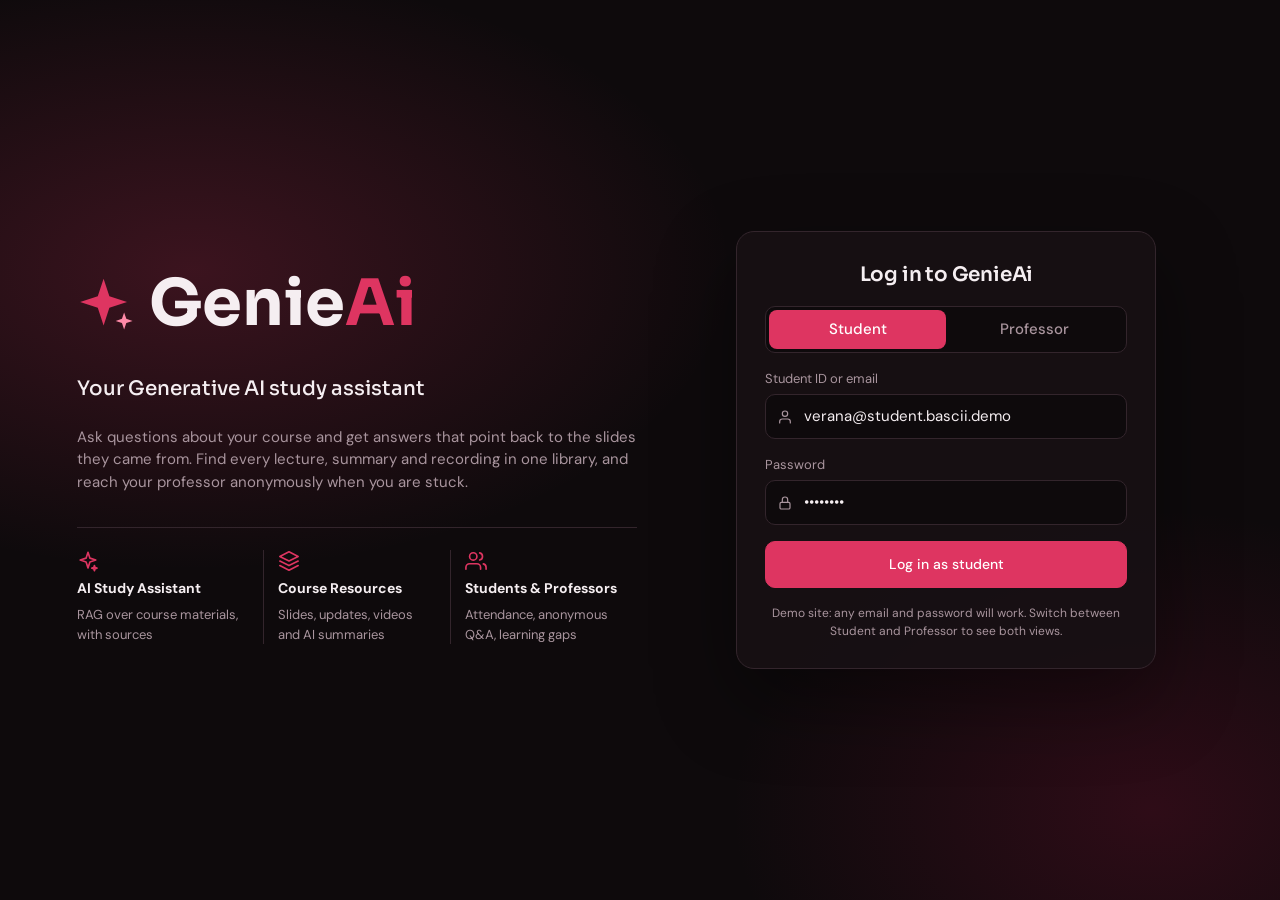
<file: index.html>
<!DOCTYPE html>
<html lang="en">
<head>
<meta charset="utf-8">
<meta name="viewport" content="width=device-width, initial-scale=1">
<title>GenieAi</title>
<link rel="preconnect" href="https://fonts.googleapis.com">
<link rel="preconnect" href="https://fonts.gstatic.com" crossorigin>
<link href="https://fonts.googleapis.com/css2?family=Sora:wght@500;600;700&family=DM+Sans:opsz,wght@9..40,400;9..40,500;9..40,600&display=swap" rel="stylesheet">
<style>
:root{
  /* GenieAi: one dark crimson world, taken from the project mockups. Sidebar app shell, content in cards. */
  --bg:#0e0a0c;
  --panel:#171114;
  --panel-2:#20171c;
  --line:#33252c;
  --text:#f5eef1;
  --muted:#a9959e;
  --accent:#de3561;
  --accent-deep:#8f1239;
  --good:#47c486;
  --warn:#e8a93f;
  --font-display:"Sora", "Segoe UI", system-ui, sans-serif;
  --font-body:"DM Sans", "Segoe UI", system-ui, sans-serif;
  --r:14px;
  color-scheme:dark;
}
*{box-sizing:border-box}
html,body,#root{height:100%;margin:0}
body{background:var(--bg);color:var(--text);font-family:var(--font-body);font-size:15px;line-height:1.5;-webkit-font-smoothing:antialiased}
h1,h2,h3,h4{font-family:var(--font-display);margin:0;text-wrap:balance;letter-spacing:-.01em}
h1{font-size:26px;font-weight:600}
h2{font-size:18px;font-weight:600}
h3{font-size:15px;font-weight:600}
p{margin:0}
a{color:var(--accent)}
button,input,select,textarea{font:inherit;color:inherit}
button{cursor:pointer}
:focus-visible{outline:2px solid var(--accent);outline-offset:2px}
.ic{flex:none;display:block}
.muted{color:var(--muted)}
.small{font-size:13px}
.tiny{font-size:12px}
.num{font-variant-numeric:tabular-nums}

/* ---------- buttons, inputs, chips ---------- */
.btn{display:inline-flex;align-items:center;gap:8px;border:1px solid var(--line);background:var(--panel-2);padding:9px 14px;border-radius:10px;font-weight:500;font-size:14px;transition:background .15s,border-color .15s}
.btn:hover{border-color:#4a3540;background:#281d23}
.btn.primary{background:var(--accent);border-color:var(--accent);color:#fff}
.btn.primary:hover{background:#ef4570}
.btn.ghost{background:transparent}
.btn.sm{padding:6px 10px;font-size:13px;border-radius:8px}
.btn:disabled{opacity:.5;cursor:not-allowed}
.icon-btn{display:inline-grid;place-items:center;width:36px;height:36px;border-radius:10px;border:1px solid transparent;background:transparent;color:var(--muted)}
.icon-btn:hover{background:var(--panel-2);color:var(--text)}
.field{display:flex;flex-direction:column;gap:6px}
.field label{font-size:13px;color:var(--muted)}
.input,select.input,textarea.input{width:100%;background:var(--bg);border:1px solid var(--line);border-radius:10px;padding:10px 12px;outline:none}
.input:focus{border-color:var(--accent)}
textarea.input{resize:vertical;min-height:90px}
.input-icon{position:relative}
.input-icon .ic{position:absolute;left:12px;top:50%;transform:translateY(-50%);color:var(--muted)}
.input-icon .input{padding-left:38px}
.pill{display:inline-flex;align-items:center;gap:5px;font-size:12px;font-weight:500;padding:3px 9px;border-radius:999px;background:var(--panel-2);border:1px solid var(--line);color:var(--muted);white-space:nowrap}
.pill.good{color:var(--good);border-color:#2a5a40;background:#132a1f}
.pill.warn{color:var(--warn);border-color:#5e4520;background:#2a1f10}
.pill.accent{color:#ff9db6;border-color:#5c2034;background:#2b1019}
.tabs{display:flex;gap:4px;border-bottom:1px solid var(--line);overflow-x:auto}
.tab{background:none;border:0;padding:10px 14px;color:var(--muted);font-weight:500;border-bottom:2px solid transparent;margin-bottom:-1px;white-space:nowrap}
.tab:hover{color:var(--text)}
.tab.on{color:var(--text);border-bottom-color:var(--accent)}
.seg{display:flex;background:var(--bg);border:1px solid var(--line);border-radius:10px;padding:3px}
.seg button{flex:1;border:0;background:none;padding:8px;border-radius:8px;color:var(--muted);font-weight:500}
.seg button.on{background:var(--accent);color:#fff}

/* ---------- login ---------- */
.login{min-height:100%;display:grid;grid-template-columns:1.1fr 1fr;align-items:center;gap:48px;padding:48px clamp(16px,6vw,96px);
  background:radial-gradient(900px 500px at 15% 30%,rgba(222,53,97,.22),transparent 60%),radial-gradient(700px 500px at 90% 90%,rgba(143,18,57,.25),transparent 60%),var(--bg)}
.brand{display:flex;align-items:center;gap:10px;font-family:var(--font-display);font-weight:700;font-size:20px}
.brand b{color:var(--accent);font-weight:700}
.login .brand{font-size:clamp(40px,6vw,64px);gap:14px}
.login-copy{display:flex;flex-direction:column;gap:22px;max-width:560px}
.login-copy .lead{font-size:20px;font-family:var(--font-display);font-weight:500}
.login-feats{display:grid;grid-template-columns:repeat(3,1fr);gap:0;margin-top:12px;border-top:1px solid var(--line);padding-top:22px}
.login-feats div{display:flex;flex-direction:column;gap:6px;padding-right:14px;font-size:13px}
.login-feats div+div{border-left:1px solid var(--line);padding-left:14px}
.login-feats strong{font-size:14px}
.login-card{background:rgba(23,17,20,.88);border:1px solid var(--line);border-radius:18px;padding:28px;display:flex;flex-direction:column;gap:16px;max-width:420px;width:100%;justify-self:center;box-shadow:0 30px 80px rgba(0,0,0,.4)}
.login-card h2{text-align:center;font-size:20px}
.demo-note{font-size:12px;color:var(--muted);text-align:center}

/* ---------- app shell ---------- */
.app{display:grid;grid-template-columns:236px 1fr;grid-template-rows:minmax(0,1fr);height:100%}
.side{background:#120d10;border-right:1px solid var(--line);display:flex;flex-direction:column;padding:18px 12px;gap:18px;overflow-y:auto}
.side .brand{padding:4px 10px}
.nav{display:flex;flex-direction:column;gap:2px}
.nav a{display:flex;align-items:center;gap:11px;padding:9px 12px;border-radius:10px;color:var(--muted);text-decoration:none;font-weight:500;font-size:14px}
.nav a:hover{background:var(--panel-2);color:var(--text)}
.nav a.on{background:var(--accent);color:#fff}
.nav .count{margin-left:auto;font-size:11px;background:rgba(255,255,255,.12);padding:1px 7px;border-radius:999px}
.side-foot{margin-top:auto;display:flex;flex-direction:column;gap:8px}
.who{display:flex;align-items:center;gap:10px;padding:10px;border-radius:12px;background:var(--panel);border:1px solid var(--line)}
.avatar{width:32px;height:32px;border-radius:50%;background:var(--accent);display:grid;place-items:center;font-weight:600;font-size:14px;color:#fff;flex:none}
.who .meta{display:flex;flex-direction:column;line-height:1.25;min-width:0}
.who .meta span:last-child{font-size:12px;color:var(--muted)}
.main{overflow-y:auto;display:flex;flex-direction:column;min-width:0}
.topbar{display:flex;align-items:center;gap:12px;padding:14px 28px;border-bottom:1px solid var(--line);position:sticky;top:0;background:rgba(14,10,12,.92);backdrop-filter:blur(8px);z-index:5}
.topbar .crumb{font-size:13px;color:var(--muted)}
.topbar .spacer{flex:1}
.menu-btn{display:none}
.view{padding:26px 28px 40px;display:flex;flex-direction:column;gap:22px;max-width:1240px;width:100%}
.view-head{display:flex;align-items:flex-end;justify-content:space-between;gap:16px;flex-wrap:wrap}
.view-head .sub{color:var(--muted);margin-top:4px}
.card{background:var(--panel);border:1px solid var(--line);border-radius:var(--r);padding:20px}
.card-head{display:flex;align-items:center;justify-content:space-between;gap:12px;margin-bottom:14px}
.grid{display:grid;gap:16px}
.g2{grid-template-columns:1.6fr 1fr}
.g3{grid-template-columns:repeat(3,1fr)}
.g4{grid-template-columns:repeat(4,1fr)}
.demo-banner{font-size:12px;color:var(--muted);display:flex;gap:6px;align-items:center}

/* hero course card */
.course-hero{position:relative;overflow:hidden;border-radius:var(--r);padding:24px;min-height:170px;display:flex;flex-direction:column;justify-content:flex-end;gap:4px;border:1px solid #4d1a2c;cursor:pointer;text-align:left;color:var(--text);
  background:radial-gradient(400px 220px at 85% 0%,rgba(255,90,130,.45),transparent 70%),linear-gradient(135deg,#3b0f20 0%,#1c0c13 60%,#170f13 100%)}
.course-hero canvas{position:absolute;inset:0;width:100%;height:100%;opacity:.55;pointer-events:none}
.course-hero > *:not(canvas){position:relative}
.course-hero h2{font-size:24px}
.course-hero .go{position:absolute;right:18px;bottom:18px;width:36px;height:36px;border-radius:50%;background:rgba(255,255,255,.1);display:grid;place-items:center}

.checklist{display:flex;flex-direction:column;gap:4px}
.check-row{display:flex;gap:10px;align-items:flex-start;padding:8px;border-radius:10px;cursor:pointer}
.check-row:hover{background:var(--panel-2)}
.check-row input{appearance:none;width:18px;height:18px;border:1.5px solid var(--muted);border-radius:5px;margin:2px 0 0;flex:none;display:grid;place-items:center;cursor:pointer}
.check-row input:checked{background:var(--accent);border-color:var(--accent)}
.check-row input:checked::after{content:"";width:9px;height:5px;border-left:2px solid #fff;border-bottom:2px solid #fff;transform:rotate(-45deg) translate(1px,-1px)}
.check-row.done .t{text-decoration:line-through;color:var(--muted)}

.tiles{display:grid;grid-template-columns:repeat(auto-fill,minmax(130px,1fr));gap:12px}
.tile{display:flex;flex-direction:column;align-items:center;justify-content:center;gap:10px;padding:18px 10px;border-radius:12px;background:var(--panel);border:1px solid var(--line);text-decoration:none;color:var(--text);font-size:13px;font-weight:500;text-align:center;transition:border-color .15s,transform .15s}
.tile:hover{border-color:var(--accent);transform:translateY(-2px)}
.tile .ic{color:var(--accent)}

.stat{display:flex;flex-direction:column;align-items:center;gap:4px;padding:18px 10px;text-align:center}
.stat .ic{color:var(--accent);margin-bottom:4px}
.stat .n{font-family:var(--font-display);font-size:28px;font-weight:600;font-variant-numeric:tabular-nums}

.list{display:flex;flex-direction:column}
.row{display:flex;align-items:center;gap:14px;padding:12px 4px;border-top:1px solid var(--line)}
.row:first-child{border-top:0}
.row .grow{flex:1;min-width:0}
.row .title{font-weight:500}
.row-btn{background:none;border:0;width:100%;text-align:left;border-radius:10px;padding:12px 8px}
.row-btn:hover{background:var(--panel-2)}
.file-ic{width:40px;height:40px;border-radius:10px;display:grid;place-items:center;background:#2b1019;color:#ff8aa8;flex:none}
.file-ic.video{background:#2a1424;color:#ff7aa0}

/* ---------- chat ---------- */
.chat-wrap{display:flex;flex-direction:column;min-height:0;flex:1 1 0;padding:0}
.chat-head{display:flex;align-items:center;justify-content:space-between;gap:12px;padding:20px 28px 14px;flex-wrap:wrap}
.chat-scroll{flex:1;overflow-y:auto;padding:8px 28px 20px;display:flex;flex-direction:column;gap:18px;min-height:0}
.msg{display:flex;gap:12px;max-width:820px}
.msg.user{align-self:flex-end;flex-direction:row-reverse}
.bubble{padding:12px 16px;border-radius:14px;background:var(--panel);border:1px solid var(--line);font-size:14.5px;line-height:1.6;max-width:680px}
.msg.user .bubble{background:var(--accent-deep);border-color:#a8194a}
.bubble ul{margin:6px 0;padding-left:20px}
.bubble p+p,.bubble p+ul,.bubble ul+p{margin-top:8px}
.bubble sup{font-size:10px;color:#ff9db6;font-weight:600;margin-left:1px}
.bot-ic{width:32px;height:32px;border-radius:10px;background:#2b1019;display:grid;place-items:center;color:var(--accent);flex:none}
.sources{display:flex;flex-wrap:wrap;gap:6px;margin-top:10px;align-items:center}
.src{display:inline-flex;align-items:center;gap:6px;font-size:12px;padding:4px 9px;border-radius:8px;background:var(--bg);border:1px solid var(--line);color:var(--text);cursor:pointer}
.src:hover{border-color:var(--accent)}
.suggest{display:flex;gap:8px;flex-wrap:wrap;padding:0 28px 10px}
.suggest button{font-size:13px;padding:7px 12px;border-radius:999px;border:1px solid var(--line);background:var(--panel)}
.suggest button:hover{border-color:var(--accent)}
.composer{display:flex;gap:10px;align-items:flex-end;margin:0 28px 22px;padding:8px 8px 8px 16px;border:1px solid var(--line);border-radius:14px;background:var(--panel)}
.composer textarea{flex:1;background:none;border:0;outline:none;resize:none;padding:8px 0;max-height:160px;min-height:24px}
.typing{display:inline-flex;gap:4px}
.typing i{width:6px;height:6px;border-radius:50%;background:var(--muted);animation:blink 1.2s infinite}
.typing i:nth-child(2){animation-delay:.2s}.typing i:nth-child(3){animation-delay:.4s}
@keyframes blink{0%,80%,100%{opacity:.25}40%{opacity:1}}

/* ---------- misc components ---------- */
.qa-item{display:flex;flex-direction:column;gap:10px;padding:16px;border-radius:12px;background:var(--panel);border:1px solid var(--line)}
.qa-meta{display:flex;align-items:center;gap:8px;font-size:12px;color:var(--muted);flex-wrap:wrap}
.qa-meta .spacer{flex:1}
.answer{border-left:2px solid var(--accent);padding:4px 0 4px 12px;font-size:14px}
.answer .by{font-size:12px;color:var(--muted);margin-bottom:2px}
.summary-card{display:flex;flex-direction:column;gap:0;padding:0;overflow:hidden}
.summary-card > button{display:flex;gap:14px;align-items:center;padding:16px 18px;background:none;border:0;text-align:left;width:100%}
.summary-card > button:hover{background:var(--panel-2)}
.summary-body{padding:0 18px 18px 72px;display:flex;flex-direction:column;gap:12px}
.summary-body ul{margin:0;padding-left:18px;display:flex;flex-direction:column;gap:4px}
.chev{transition:transform .2s;color:var(--muted)}
.open .chev{transform:rotate(90deg)}
.code-box{font-family:var(--font-display);font-size:44px;letter-spacing:.18em;font-weight:600;text-align:center;padding:22px;border-radius:14px;border:2px dashed var(--accent);background:#1d0d14}
.code-input{text-transform:uppercase;letter-spacing:.3em;font-size:22px;text-align:center;font-family:var(--font-display)}
table{width:100%;border-collapse:collapse;font-size:14px}
th,td{text-align:left;padding:10px 8px;border-top:1px solid var(--line)}
th{color:var(--muted);font-weight:500;font-size:12px;border-top:0}
td.num,th.num{text-align:right;font-variant-numeric:tabular-nums}
.bar-row{display:grid;grid-template-columns:170px 1fr 44px;align-items:center;gap:12px;padding:7px 0}
.bar{height:10px;border-radius:6px;background:var(--panel-2);overflow:hidden}
.bar > i{display:block;height:100%;background:var(--accent);border-radius:6px}
.bar > i.soft{background:#6a3a4b}
.tool{display:flex;flex-direction:column;align-items:center;gap:8px;padding:22px 14px;text-align:center;border-radius:14px;background:var(--panel);border:1px solid var(--line);color:var(--text)}
.tool:hover{border-color:var(--accent)}
.tool .ic{color:var(--accent);margin-bottom:4px}
.tool strong{font-size:14px}
.tool span{font-size:12.5px;color:var(--muted)}
.week-row{display:grid;grid-template-columns:70px 1fr auto;gap:12px;align-items:center;padding:11px 4px;border-top:1px solid var(--line)}
.week-row:first-child{border-top:0}
.week-row.current{background:#1f0d15;border-radius:10px;border-top-color:transparent;padding-left:10px}
.empty{padding:28px;text-align:center;color:var(--muted);border:1px dashed var(--line);border-radius:12px}

/* modal, toast, popover */
.scrim{position:fixed;inset:0;background:rgba(6,3,5,.7);display:grid;place-items:center;padding:16px;z-index:50}
.modal{background:var(--panel);border:1px solid var(--line);border-radius:16px;width:min(620px,100%);max-height:88vh;display:flex;flex-direction:column}
.modal-head{display:flex;align-items:center;justify-content:space-between;padding:18px 20px;border-bottom:1px solid var(--line)}
.modal-body{padding:20px;overflow-y:auto;display:flex;flex-direction:column;gap:14px}
.modal-foot{display:flex;justify-content:flex-end;gap:10px;padding:14px 20px;border-top:1px solid var(--line)}
.page-block{display:flex;flex-direction:column;gap:6px;padding:14px;border-radius:10px;background:var(--bg);border:1px solid var(--line)}
.page-block.hit{border-color:var(--accent)}
.toast{position:fixed;bottom:22px;left:50%;transform:translateX(-50%);background:#2b1019;border:1px solid #6a2240;color:var(--text);padding:10px 16px;border-radius:10px;z-index:60;font-size:14px;display:flex;gap:8px;align-items:center;box-shadow:0 10px 30px rgba(0,0,0,.4)}
.pop{position:absolute;right:28px;top:60px;width:340px;background:var(--panel);border:1px solid var(--line);border-radius:14px;padding:8px;z-index:20;box-shadow:0 20px 50px rgba(0,0,0,.5)}
.pop .row{padding:10px 8px}
.dot{width:8px;height:8px;border-radius:50%;background:var(--accent);position:absolute;top:7px;right:7px}

@media (max-width:1020px){
  .g2,.g4{grid-template-columns:1fr 1fr}
  .g3{grid-template-columns:1fr 1fr}
}
@media (max-width:860px){
  .app{grid-template-columns:1fr}
  .side{position:fixed;inset:0 auto 0 0;width:260px;z-index:40;transform:translateX(-105%);transition:transform .2s}
  .side.open{transform:none;box-shadow:20px 0 60px rgba(0,0,0,.6)}
  .menu-btn{display:inline-grid}
  .login{grid-template-columns:1fr;gap:28px;padding-top:36px}
  .login-feats{grid-template-columns:1fr;gap:12px}
  .login-feats div+div{border-left:0;padding-left:0}
  .g2,.g3,.g4{grid-template-columns:1fr}
  .view,.chat-head,.chat-scroll{padding-left:16px;padding-right:16px}
  .composer{margin-left:16px;margin-right:16px}
  .suggest{padding-left:16px;padding-right:16px}
  .topbar{padding:12px 16px}
  .summary-body{padding-left:18px}
  .bar-row{grid-template-columns:110px 1fr 36px}
  .pop{right:12px;left:12px;width:auto}
}
@media (prefers-reduced-motion:reduce){*{transition:none!important;animation:none!important}}
</style>
</head>
<body>
<div id="root"></div>

<script>
/* ======================= icons ======================= */
const ICONS={
  spark:'<path d="M12 2.5l2.1 6.4 6.4 2.1-6.4 2.1L12 19.5l-2.1-6.4L3.5 11l6.4-2.1z"/><path d="M19 17l.7 2.1 2.1.7-2.1.7L19 22.6l-.7-2.1-2.1-.7 2.1-.7z"/>',
  grid:'<rect x="3" y="3" width="7" height="7" rx="1.5"/><rect x="14" y="3" width="7" height="7" rx="1.5"/><rect x="3" y="14" width="7" height="7" rx="1.5"/><rect x="14" y="14" width="7" height="7" rx="1.5"/>',
  chat:'<path d="M21 11.5a8.4 8.4 0 0 1-9 8.4 8.5 8.5 0 0 1-3.8-.9L3 21l1.9-5.2A8.4 8.4 0 0 1 3.5 11.5 8.5 8.5 0 0 1 12 3a8.4 8.4 0 0 1 9 8.5z"/>',
  book:'<path d="M2 4h6a4 4 0 0 1 4 4v13a3 3 0 0 0-3-3H2z"/><path d="M22 4h-6a4 4 0 0 0-4 4v13a3 3 0 0 1 3-3h7z"/>',
  library:'<path d="M4 4h4v16H4z"/><path d="M10 4h4v16h-4z"/><path d="M16.5 5.2l3.4-.9 3.1 15.5-3.4.9z"/>',
  file:'<path d="M14 2H6a2 2 0 0 0-2 2v16a2 2 0 0 0 2 2h12a2 2 0 0 0 2-2V8z"/><path d="M14 2v6h6"/><path d="M8 13h8M8 17h6"/>',
  cal:'<rect x="3" y="4.5" width="18" height="16.5" rx="2"/><path d="M16 2.5v4M8 2.5v4M3 10h18"/><path d="M9 15.5l2 2 4-4"/>',
  question:'<path d="M21 11.5a8.4 8.4 0 0 1-9 8.4 8.5 8.5 0 0 1-3.8-.9L3 21l1.9-5.2A8.4 8.4 0 0 1 3.5 11.5 8.5 8.5 0 0 1 12 3a8.4 8.4 0 0 1 9 8.5z"/><path d="M9.8 9.3a2.3 2.3 0 0 1 4.4.8c0 1.5-2.2 2-2.2 2"/><path d="M12 15.2h.01"/>',
  tools:'<path d="M4 21v-7M4 10V3M12 21v-9M12 8V3M20 21v-5M20 12V3M1 14h6M9 8h6M17 16h6"/>',
  chart:'<path d="M3 21h18"/><path d="M6 17V11M11 17V5M16 17v-8M21 17v-4"/>',
  upload:'<path d="M21 15v4a2 2 0 0 1-2 2H5a2 2 0 0 1-2-2v-4"/><path d="M17 8l-5-5-5 5"/><path d="M12 3v12"/>',
  video:'<rect x="2.5" y="4.5" width="19" height="15" rx="2.5"/><path d="M10 9l5 3-5 3z"/>',
  bell:'<path d="M18 8a6 6 0 0 0-12 0c0 7-3 9-3 9h18s-3-2-3-9"/><path d="M13.7 21a2 2 0 0 1-3.4 0"/>',
  send:'<path d="M22 2L11 13"/><path d="M22 2l-7 20-4-9-9-4z"/>',
  search:'<circle cx="11" cy="11" r="7"/><path d="M21 21l-4.3-4.3"/>',
  users:'<path d="M17 21v-2a4 4 0 0 0-4-4H5a4 4 0 0 0-4 4v2"/><circle cx="9" cy="7" r="4"/><path d="M23 21v-2a4 4 0 0 0-3-3.9M16 3.1a4 4 0 0 1 0 7.8"/>',
  user:'<path d="M20 21v-2a4 4 0 0 0-4-4H8a4 4 0 0 0-4 4v2"/><circle cx="12" cy="7" r="4"/>',
  logout:'<path d="M9 21H5a2 2 0 0 1-2-2V5a2 2 0 0 1 2-2h4"/><path d="M16 17l5-5-5-5M21 12H9"/>',
  check:'<path d="M20 6L9 17l-5-5"/>',
  clock:'<circle cx="12" cy="12" r="9"/><path d="M12 7v5l3 2"/>',
  lock:'<rect x="4.5" y="11" width="15" height="10" rx="2"/><path d="M8 11V7a4 4 0 0 1 8 0v4"/>',
  mail:'<rect x="3" y="5" width="18" height="14" rx="2"/><path d="M3 7l9 6 9-6"/>',
  plus:'<path d="M12 5v14M5 12h14"/>',
  right:'<path d="M9 18l6-6-6-6"/>',
  x:'<path d="M18 6L6 18M6 6l12 12"/>',
  menu:'<path d="M3 6h18M3 12h18M3 18h18"/>',
  layers:'<path d="M12 2l10 5-10 5L2 7z"/><path d="M2 17l10 5 10-5M2 12l10 5 10-5"/>',
  target:'<circle cx="12" cy="12" r="9"/><circle cx="12" cy="12" r="5"/><circle cx="12" cy="12" r="1"/>',
  megaphone:'<path d="M3 11v2a1 1 0 0 0 1 1h3l6 4V6L7 10H4a1 1 0 0 0-1 1z"/><path d="M17 8.5a5 5 0 0 1 0 7"/><path d="M8 14l1 6h3l-1-5"/>',
  external:'<path d="M18 13v6a2 2 0 0 1-2 2H5a2 2 0 0 1-2-2V8a2 2 0 0 1 2-2h6"/><path d="M15 3h6v6M10 14L21 3"/>',
  refresh:'<path d="M21 12a9 9 0 1 1-2.6-6.4"/><path d="M21 3v6h-6"/>',
  thumb:'<path d="M7 10v11H3V10z"/><path d="M7 10l4-8a3 3 0 0 1 3 3v4h5.5a2 2 0 0 1 2 2.3l-1.4 8A2 2 0 0 1 18.1 21H7"/>',
  trash:'<path d="M3 6h18M8 6V4h8v2M6 6l1 15h10l1-15"/>'
};
const ic=(n,s=18)=>`<svg class="ic" width="${s}" height="${s}" viewBox="0 0 24 24" fill="none" stroke="currentColor" stroke-width="1.8" stroke-linecap="round" stroke-linejoin="round" aria-hidden="true">${ICONS[n]||''}</svg>`;
const logo=(s=26)=>`<svg width="${s}" height="${s}" viewBox="0 0 24 24" aria-hidden="true"><path fill="#de3561" d="M11 1.5l2.4 7.3 7.3 2.4-7.3 2.4L11 20.9l-2.4-7.3-7.3-2.4 7.3-2.4z"/><path fill="#ff8aa8" d="M19.5 15.5l.9 2.6 2.6.9-2.6.9-.9 2.6-.9-2.6-2.6-.9 2.6-.9z"/></svg>`;
const esc=s=>String(s??'').replace(/[&<>"']/g,c=>({'&':'&amp;','<':'&lt;','>':'&gt;','"':'&quot;',"'":'&#39;'}[c]));

/* ======================= course content (sample data) ======================= */
const COURSE={name:'Generative AI',code:'BASCii',term:'Semester 1/2026',instructor:'Dr. Kanya P.',students:132,schedule:'Fri 13:00–16:00',room:'Room 1104',week:7};
const WEEKS=[
 [1,'Intro to Generative AI','9 Oct'],[2,'Large Language Models','16 Oct'],[3,'Tokenization & Embeddings','23 Oct'],[4,'Transformers & Attention','30 Oct'],
 [5,'LLM Evaluation','6 Nov'],[6,'Prompt Engineering','13 Nov'],[7,'RAG & Vector Databases','20 Nov'],[8,'Midterm Exam','27 Nov'],
 [9,'Fine-tuning & LoRA','4 Dec'],[10,'Agents & Tool Use','11 Dec'],[11,'Multimodal Models','18 Dec'],[12,'Running Local Models with Ollama','8 Jan'],
 [13,'Safety, Bias & Responsible AI','15 Jan'],[14,'Project Workshop','22 Jan'],[15,'Final Project Presentations','29 Jan']];

const MATERIALS=[
 {id:'syl',kind:'syllabus',type:'PDF',title:'Course Syllabus – Generative AI',file:'GenAI_Syllabus.pdf',size:'1.2 MB',date:'2026-10-01',pages:[
  {p:1,t:'Generative AI (BASCii) is a practical course on how generative models work and how to build with them: large language models, embeddings, prompt engineering, retrieval-augmented generation and real-world applications. Classes meet on Fridays from 13:00 to 16:00 in Room 1104.'},
  {p:2,t:'Grading: assignments 30%, midterm exam 20%, final project 35%, participation and attendance 15%. Students must attend at least 80% of sessions. Attendance is recorded with a check-in code shown in class.'},
  {p:3,t:'Policies: late work loses 10% per day for up to 3 days, after which it is not accepted. AI tools such as chatbots may be used for assignments as long as you disclose how you used them. Questions can be asked in class, in office hours, or anonymously through the Anonymous Q&A board.'}]},
 {id:'w1',kind:'slides',week:1,type:'PDF',title:'Lecture Slides – Week 1: Introduction to GenAI',file:'Lecture_Week1_Intro.pdf',size:'8.4 MB',date:'2026-10-08',pages:[
  {p:3,t:'Generative AI refers to models that create new content such as text, images, audio and code by learning the patterns in their training data. Discriminative models learn to classify or label inputs, while generative models learn the data distribution and sample new examples from it.'},
  {p:6,t:'Major model families: autoregressive language models (GPT-style) that predict the next token, diffusion models that generate images by gradually removing noise, GANs with a generator and a discriminator, and variational autoencoders (VAEs).'}]},
 {id:'w2',kind:'slides',week:2,type:'PDF',title:'Lecture Slides – Week 2: Large Language Models',file:'Lecture_Week2_LLMs.pdf',size:'7.9 MB',date:'2026-10-15',pages:[
  {p:4,t:'A large language model (LLM) is a transformer trained to predict the next token on a very large text corpus. After pre-training, instruction tuning and RLHF (reinforcement learning from human feedback) teach the model to follow instructions and respond helpfully.'},
  {p:8,t:'Decoding settings: temperature scales the probability distribution over next tokens. Low temperature makes output more focused and repeatable; high temperature makes it more varied. Temperature 0 means greedy decoding, which is close to deterministic, but small differences can still appear because of hardware and batching. Top-p sampling keeps only the smallest set of tokens whose probabilities add up to p.'},
  {p:11,t:'The context window is the maximum number of tokens a model can read at once. Hallucination is when a model produces fluent text that is not supported by facts or by the provided sources; grounding the model in retrieved documents reduces it.'}]},
 {id:'w3',kind:'slides',week:3,type:'PDF',title:'Lecture Slides – Week 3: Tokenization & Embeddings',file:'Lecture_Week3_Embeddings.pdf',size:'6.1 MB',date:'2026-10-22',pages:[
  {p:3,t:'Tokenizers split text into subword units, for example with byte-pair encoding (BPE). In English one token is roughly three quarters of a word; Thai and other languages often need more tokens per word, which affects cost and context length.'},
  {p:7,t:'Embeddings map text to dense vectors so that passages with similar meaning end up close together. Cosine similarity measures the angle between two vectors and is the usual way to compare embeddings.'},
  {p:10,t:'Choosing an embedding model: match the language of your documents (use a multilingual model for mixed Thai and English), weigh vector dimension against storage cost, check the maximum input length against your chunk size, compare scores on the MTEB benchmark, and always test retrieval quality on a sample of your own questions.'}]},
 {id:'w4',kind:'slides',week:4,type:'PDF',title:'Lecture Slides – Week 4: Transformers & Attention',file:'Lecture_Week4_Transformers.pdf',size:'9.0 MB',date:'2026-10-29',pages:[
  {p:5,t:'Self-attention lets every token weigh every other token in the sequence. Each token produces a query, a key and a value; attention weights come from softmax(QKᵀ/√d) and are used to mix the values.'},
  {p:9,t:'Multi-head attention runs several attention operations in parallel so the model can track different relationships. Positional encodings add word-order information. Most modern chat models use a decoder-only transformer.'}]},
 {id:'w5',kind:'slides',week:5,type:'PDF',title:'Lecture Slides – Week 5: LLM Evaluation',file:'Lecture_Week5_Evaluation.pdf',size:'5.3 MB',date:'2026-11-05',pages:[
  {p:4,t:'Automatic metrics such as BLEU and ROUGE measure word overlap with a reference answer, and perplexity measures how well a model predicts text. Overlap metrics miss answers that are correct but worded differently.'},
  {p:8,t:'LLM-as-a-judge uses a strong model with a clear rubric to grade outputs; human evaluation remains the reference point. For RAG systems, evaluate retrieval (does recall@k find the right chunks?) separately from generation (is the answer faithful to the sources and relevant to the question?).'}]},
 {id:'w6',kind:'slides',week:6,type:'PDF',title:'Lecture Slides – Week 6: Prompt Engineering',file:'Lecture_Week6_Prompting.pdf',size:'4.8 MB',date:'2026-11-12',pages:[
  {p:3,t:'Zero-shot prompts give only instructions; few-shot prompts add worked examples. Good prompts state the task, the audience, the format of the answer and any constraints.'},
  {p:7,t:'Chain-of-thought prompting asks the model to reason step by step before answering. Use delimiters to separate instructions from data, request structured output such as JSON when another program will read it, and watch for prompt injection, where text inside the data tries to override your instructions.'}]},
 {id:'w7',kind:'slides',week:7,type:'PDF',title:'Lecture Slides – Week 7: RAG & Vector Databases',file:'Lecture_Week7_RAG.pdf',size:'10.2 MB',date:'2026-11-16',pages:[
  {p:3,t:'RAG (retrieval-augmented generation) retrieves relevant documents at question time and adds them to the prompt, so the model answers from those sources instead of only from what it memorised. Pipeline: load documents, split them into chunks, embed each chunk, store the vectors in a vector database, retrieve the top-k chunks for a question, then generate an answer that cites them.'},
  {p:5,t:'RAG vs fine-tuning: RAG adds knowledge at query time, is easy to update when documents change, and can show its sources. Fine-tuning changes the model weights to adapt its behaviour, style or task format; it needs training data, and knowledge baked into the weights is harder to update. Example: a course chatbot answering from the syllabus and slides should use RAG; making a model always grade in a fixed rubric format is a job for fine-tuning.'},
  {p:8,t:'Chunking: chunks of roughly 300–800 tokens with 10–20% overlap work well for lecture notes. Vector databases such as Chroma, FAISS and pgvector use approximate nearest-neighbour search. Hybrid search combines keyword search (BM25) with vector search and often retrieves better than either alone.'},
  {p:11,t:'A local RAG stack: Ollama runs open models such as Llama 3 or Mistral on your own laptop, nomic-embed-text creates the embeddings, and LangChain or LlamaIndex connects the pipeline. For the RAG Practice assignment you may use Ollama or any hosted API.'}]},
 {id:'u7',kind:'update',week:7,type:'PDF',title:'Weekly Update – Week 7',file:'Weekly_Update_Week7.pdf',size:'0.3 MB',date:'2026-11-16',pages:[
  {p:1,t:'Week 7 update: the RAG Practice assignment is due Friday 20 November at 23:59. Build a small RAG pipeline over the provided PDFs and report three example questions with their retrieved sources. You may use Ollama or a hosted API.'},
  {p:2,t:'Midterm exam: Friday 27 November, 13:00–15:00 in Room 1104. It covers weeks 1–7. You may bring one A4 page of handwritten notes.'}]},
 {id:'u6',kind:'update',week:6,type:'PDF',title:'Weekly Update – Week 6',file:'Weekly_Update_Week6.pdf',size:'0.2 MB',date:'2026-11-09',pages:[
  {p:1,t:'Week 6 update: Quiz 2 on prompt engineering opens Friday after class and closes Sunday 23:59. The catch-up video for Week 3 is now in the Library.'}]},
 {id:'v3',kind:'video',week:3,type:'Video',title:'Catch-up Video – Week 3',file:'Catch-up recording',dur:'42:17',date:'2026-10-24',desc:'Full lecture recording on tokenization and embeddings, for students who missed class.',q:'tokenization embeddings explained'},
 {id:'v6',kind:'video',week:6,type:'Video',title:'Catch-up Video – Week 6',file:'Catch-up recording',dur:'38:05',date:'2026-11-14',desc:'Lecture recording on prompt engineering with live examples.',q:'prompt engineering tutorial'},
 {id:'r1',kind:'recommended',type:'Video',title:'Recommended: LangChain RAG Tutorial',file:'Recommended by professor',dur:'18:25',date:'2026-11-15',desc:'A step-by-step walkthrough of building a RAG pipeline with LangChain.',q:'langchain rag tutorial'},
 {id:'r2',kind:'recommended',type:'Video',title:'Recommended: Running Llama Locally with Ollama',file:'Recommended by professor',dur:'12:40',date:'2026-11-15',desc:'How to install Ollama and run open models on your own machine.',q:'ollama run llama locally tutorial'}
];
const KIND_LABEL={syllabus:'Syllabus',slides:'Lecture Slides',update:'Weekly Update',video:'Catch-up Video',recommended:'Recommended',upload:'Uploaded'};

const SUMMARIES=[
 {id:'s6',week:6,title:'Prompt Engineering',date:'2026-11-13',src:'w6',summary:'This session covered how to write prompts that produce reliable results. We compared zero-shot and few-shot prompting, practised chain-of-thought for multi-step problems, and looked at structured output for when another program reads the response. The last part covered prompt injection and why instructions and data should be kept apart.',take:['State the task, audience, format and constraints explicitly.','Few-shot examples help most when the output format is unusual.','Ask for step-by-step reasoning on multi-step problems.','Use delimiters around untrusted data to reduce prompt injection.']},
 {id:'s5',week:5,title:'LLM Evaluation',date:'2026-11-06',src:'w5',summary:'We looked at how to tell whether a model is doing a good job. Overlap metrics such as BLEU and ROUGE are cheap but miss correct answers worded differently. LLM-as-a-judge with a rubric scales better, and human evaluation stays the reference point. For RAG, retrieval and generation should be evaluated separately.',take:['BLEU/ROUGE measure overlap, not correctness.','Give an LLM judge a clear rubric.','For RAG: check recall@k for retrieval and faithfulness for answers.']},
 {id:'s4',week:4,title:'Transformers & Attention',date:'2026-10-30',src:'w4',summary:'An inside look at the transformer. Self-attention lets each token weigh every other token using queries, keys and values. Multi-head attention tracks several relationships at once, and positional encodings give the model word order. Modern chat models are decoder-only transformers.',take:['Attention = softmax(QKᵀ/√d)·V.','Multiple heads capture different relationships.','Chat models are decoder-only.']},
 {id:'s3',week:3,title:'Tokenization & Embeddings',date:'2026-10-23',src:'w3',summary:'How text becomes numbers. Tokenizers break text into subwords, and Thai text often needs more tokens per word than English. Embeddings place similar meanings close together, compared with cosine similarity. We finished with a checklist for choosing an embedding model.',take:['Token counts drive cost and context limits.','Cosine similarity compares embeddings.','Pick a multilingual embedding model for Thai + English documents.']}
];

const ASSESSMENTS=[
 ['Assignment 1: Prompt Design','Assignment','23 Oct','Graded','good','10%'],
 ['Quiz 1: LLM Basics','Quiz','30 Oct','Graded','good','5%'],
 ['Quiz 2: Prompt Engineering','Quiz','15 Nov','Submitted','good','5%'],
 ['Assignment 2: RAG Practice','Assignment','20 Nov, 23:59','Due this week','warn','10%'],
 ['Midterm Exam','Exam','27 Nov, 13:00','Upcoming','','20%'],
 ['Final Project','Project','29 Jan','Upcoming','','35%']
];

/* ======================= state ======================= */
const NOW=Date.now();
const ago=(min)=>new Date(NOW-min*60000).toISOString();
function freshState(){return{
 role:null,name:'',
 checks:{read:false,watch:true,assign:false},
 chat:[
  {role:'user',text:'What is RAG and how is it different from fine-tuning?'},
  {role:'bot',text:'**RAG (Retrieval-Augmented Generation)** retrieves relevant passages from your course materials when you ask a question and adds them to the prompt, so the answer is grounded in those sources [S1].\n\nThe key difference:\n- **RAG** adds knowledge at query time, is easy to update when documents change, and can cite its sources [S2].\n- **Fine-tuning** changes the model\'s weights to adapt its behaviour, style or task format; knowledge baked in this way is harder to update [S2].\n\nFor a course chatbot like me, RAG is the better fit because the slides and syllabus change every week [S2].',sources:[{id:'w7',p:3},{id:'w7',p:5}]}
 ],
 uploads:[],extraVideos:[],
 summaries:SUMMARIES.map(s=>({...s})),
 qa:[
  {id:'q1',text:'Can you explain the difference between RAG and fine-tuning with an example?',topic:'RAG & Vector DBs',at:ago(130),votes:9,mine:false,answer:'Think of RAG as an open-book exam: the model looks up the right pages at question time. Fine-tuning is more like studying until habits change. A chatbot that answers from our syllabus should use RAG; a model that must always grade in our rubric format is a fine-tuning job. See Week 7 slides, p. 5.',answeredAt:ago(95)},
  {id:'q2',text:'How do we choose the right embedding model for our use case? Our documents are half Thai and half English.',topic:'Embeddings',at:ago(60*26),votes:7,mine:false,answer:null},
  {id:'q3',text:'Is temperature 0 always fully deterministic?',topic:'LLM Basics',at:ago(60*50),votes:3,mine:false,answer:'Almost, but not always. Temperature 0 means greedy decoding, yet tiny numerical differences from hardware and batching can still change a token now and then. Week 2 slides, p. 8.',answeredAt:ago(60*44)},
  {id:'q4',text:'For the RAG Practice assignment, can we use Ollama instead of a paid API?',topic:'RAG & Vector DBs',at:ago(10),votes:12,mine:true,answer:null},
  {id:'q5',text:'What chunk size should we use for lecture slides? Mine keep cutting sentences in half.',topic:'RAG & Vector DBs',at:ago(60*6),votes:5,mine:false,answer:null}
 ],
 announcements:[
  {id:'a1',title:'Midterm exam: Fri 27 Nov, 13:00–15:00',body:'Covers weeks 1–7. One A4 page of handwritten notes allowed. Room 1104.',at:ago(60*20),kind:'Exam'},
  {id:'a2',title:'RAG Practice due Fri 20 Nov, 23:59',body:'You may use Ollama or any hosted API. Include three example questions with their retrieved sources.',at:ago(60*30),kind:'Assignment'}
 ],
 activity:[
  {icon:'question',text:'New anonymous question in RAG & Vector DBs',at:ago(10)},
  {icon:'upload',text:'3 files uploaded to Generative AI',at:ago(60)},
  {icon:'spark',text:'Class summary (Week 6) generated',at:ago(120)}
 ],
 topics:{'RAG & Vector DBs':18,'Embeddings':11,'LLM Evaluation':7,'Prompt Engineering':5,'Transformers':4,'LLM Basics':4,'Tokenization':3},
 attendance:{code:'RAG7K2',checkedIn:false,count:0,records:[['1','9 Oct','Present'],['2','16 Oct','Present'],['3','23 Oct','Absent'],['4','30 Oct','Present'],['5','6 Nov','Present'],['6','13 Nov','Late']],weekly:[128,125,104,121,119,116]},
 seenBell:0
};}
const KEY='genieai-demo-v1';
let S;
try{S=JSON.parse(localStorage.getItem(KEY))||freshState()}catch(e){S=freshState()}
if(!S||!S.attendance||!S.summaries){S=freshState()}
function save(){try{localStorage.setItem(KEY,JSON.stringify(S))}catch(e){}}

const UI={view:'dashboard',libTab:'all',libQuery:'',courseTab:'overview',qaTab:'all',attTab:'checkin',openSummary:'s6',busy:false,sideOpen:false,pop:false};

/* ======================= helpers ======================= */
function allMaterials(){return [...MATERIALS,...S.uploads,...S.extraVideos]}
function mat(id){return allMaterials().find(m=>m.id===id)}
function rel(iso){const d=(Date.now()-new Date(iso))/60000;if(d<1)return'just now';if(d<60)return Math.round(d)+' min ago';if(d<1440)return Math.round(d/60)+' hr ago';const n=Math.round(d/1440);return n+(n===1?' day ago':' days ago')}
function fmtDate(s){return new Date(s+(s.length===10?'T12:00:00':'')).toLocaleDateString('en-GB',{day:'numeric',month:'short',year:'numeric'})}
function toast(msg){const t=document.createElement('div');t.className='toast';t.innerHTML=ic('check',16)+esc(msg);document.body.appendChild(t);setTimeout(()=>t.remove(),2600)}
function pendingCount(){return S.qa.filter(q=>!q.answer).length}
function gapTopics(){return Object.entries(S.topics).filter(([,n])=>n>=8)}
function md(text){ // tiny markdown: paragraphs, "- " bullets, **bold**, [S#] refs
  const lines=esc(text).split('\n');let out='',inList=false;
  const fmt=l=>l.replace(/\*\*(.+?)\*\*/g,'<strong>$1</strong>').replace(/\[S(\d+)\]/g,'<sup>[$1]</sup>');
  for(const raw of lines){const l=raw.trim();
    if(/^[-•*]\s+/.test(l)){if(!inList){out+='<ul>';inList=true}out+='<li>'+fmt(l.replace(/^[-•*]\s+/,''))+'</li>'}
    else{if(inList){out+='</ul>';inList=false}if(l)out+='<p>'+fmt(l)+'</p>'}}
  if(inList)out+='</ul>';return out;
}

/* ======================= retrieval (client-side RAG) ======================= */
const STOP=new Set('a an the is are was were be been to of and or in on for with how what why when which who whom does do did can could i you it its this that these those from by as at vs versus between difference different me my our we us about use using should would will there their them than then so if not no yes please explain tell give example examples'.split(' '));
const stem=w=>w.length>4?w.replace(/(ings|ing|ed|es|s)$/,''):w;
const toks=s=>(s.toLowerCase().match(/[a-z0-9]+/g)||[]).filter(w=>!STOP.has(w)).map(stem).filter(w=>w.length>1);
function chunks(){const out=[];for(const m of allMaterials()){if(!m.pages)continue;for(const pg of m.pages){out.push({id:m.id,p:pg.p,file:m.file,title:m.title,text:pg.t,tk:toks(m.title+' '+pg.t)})}}return out}
function retrieve(q,k=4){
  let qt=toks(q);const ql=q.toLowerCase();
  if(/\brag\b/.test(ql))qt.push('retrieval','augment');
  if(/fine.?tun/.test(ql))qt.push('fine','tun');
  if(/embed/.test(ql))qt.push('embedd');
  qt=[...new Set(qt)];
  const cs=chunks(),N=cs.length,df={};
  cs.forEach(c=>new Set(c.tk).forEach(t=>df[t]=(df[t]||0)+1));
  cs.forEach(c=>{const tf={};c.tk.forEach(t=>tf[t]=(tf[t]||0)+1);c.score=qt.reduce((s,t)=>s+(tf[t]?(1+Math.log(tf[t]))*(Math.log(N/df[t])+1):0),0)});
  const ranked=cs.filter(c=>c.score>0).sort((a,b)=>b.score-a.score);
  if(!ranked.length)return[];const top=ranked[0].score;
  return ranked.filter(c=>c.score>=top*.35).slice(0,k);
}
function topicOf(q){const l=q.toLowerCase();
  if(/\brag\b|retriev|vector|chunk|chroma|faiss|langchain|ollama/.test(l))return'RAG & Vector DBs';
  if(/embed|cosine|similarity/.test(l))return'Embeddings';
  if(/evaluat|metric|bleu|rouge|judge/.test(l))return'LLM Evaluation';
  if(/prompt|few.?shot|chain.of.thought|injection/.test(l))return'Prompt Engineering';
  if(/attention|transformer/.test(l))return'Transformers';
  if(/token/.test(l))return'Tokenization';
  return'LLM Basics'}

/* ======================= Claude (live AI) ======================= */
let SAMPLE=null;
(async()=>{try{if(window.claude&&window.claude.use){SAMPLE=await window.claude.use('sample');if(UI.view==='ask'||UI.view==='tools')render()}}catch(e){SAMPLE=null}})();

/* ======================= layout ======================= */
const NAV={
 student:[['dashboard','Dashboard','grid'],['ask','Ask GENieAi','spark'],['courses','My Courses','book'],['library','Library','library'],['summaries','Class Summaries','file'],['attendance','Attendance','cal'],['qa','Anonymous Q&A','question']],
 professor:[['dashboard','Dashboard','grid'],['courses','My Courses','book'],['tools','Professor Tools','tools'],['qa','Anonymous Q&A','question'],['analytics','Analytics','chart'],['library','Library','library'],['summaries','Class Summaries','file'],['attendance','Attendance','cal']]
};
const TITLES={dashboard:'Dashboard',ask:'Ask GENieAi',courses:'My Courses',library:'Library',summaries:'Class Summaries',attendance:'Attendance',qa:'Anonymous Q&A',tools:'Professor Tools',analytics:'Analytics'};

function render(){
  const root=document.getElementById('root');
  if(!S.role){root.innerHTML=viewLogin();bindLogin();document.title='GenieAi';return}
  const nav=NAV[S.role];if(!nav.find(n=>n[0]===UI.view))UI.view='dashboard';
  const unseen=S.announcements.length+S.qa.filter(q=>q.mine&&q.answer).length-S.seenBell;
  root.innerHTML=`<div class="app">
   <aside class="side ${UI.sideOpen?'open':''}" id="side">
     <div class="brand">${logo()}<span>Genie<b>Ai</b></span></div>
     <nav class="nav" aria-label="Main">${nav.map(([k,l,i])=>`<a href="#${k}" class="${UI.view===k?'on':''}">${ic(i)}${l}${k==='qa'&&S.role==='professor'&&pendingCount()?`<span class="count">${pendingCount()}</span>`:''}</a>`).join('')}</nav>
     <div class="side-foot">
       <div class="who"><div class="avatar">${esc(S.name[0]||'?').toUpperCase()}</div><div class="meta"><span>${esc(S.name)}</span><span>${S.role==='student'?'Student':'Professor'}</span></div></div>
       <button class="btn ghost sm" data-act="logout">${ic('logout',16)}Log out</button>
       <button class="btn ghost sm" data-act="reset" title="Clear changes you made in this demo">${ic('refresh',16)}Reset demo data</button>
     </div>
   </aside>
   <main class="main" id="main">
     <div class="topbar">
       <button class="icon-btn menu-btn" data-act="menu" aria-label="Open menu">${ic('menu')}</button>
       <span class="crumb">${esc(COURSE.name)} · ${esc(COURSE.code)} · Week ${COURSE.week}</span>
       <span class="spacer"></span>
       <div style="position:relative"><button class="icon-btn" data-act="bell" aria-label="Notifications">${ic('bell')}${unseen>0?'<span class="dot"></span>':''}</button></div>
     </div>
     ${UI.pop?popover():''}
     ${VIEWS[UI.view]()}
   </main></div>`;
  document.title=TITLES[UI.view]+' · GenieAi';
  after[UI.view]&&after[UI.view]();
}
function popover(){
  const items=[...S.announcements.map(a=>({i:'megaphone',t:a.title,at:a.at})),...S.qa.filter(q=>q.mine&&q.answer).map(q=>({i:'question',t:'Your question was answered: “'+q.text.slice(0,50)+'…”',at:q.answeredAt}))].sort((a,b)=>new Date(b.at)-new Date(a.at));
  return `<div class="pop" role="dialog" aria-label="Notifications"><div class="list">${items.length?items.map(x=>`<div class="row">${ic(x.i,16)}<div class="grow small">${esc(x.t)}<div class="tiny muted">${rel(x.at)}</div></div></div>`).join(''):'<div class="row muted small">No notifications</div>'}</div></div>`;
}

/* ======================= login ======================= */
let loginRole='student';
function viewLogin(){return `<div class="login">
  <div class="login-copy">
    <div class="brand">${logo(58)}<span>Genie<b>Ai</b></span></div>
    <p class="lead">Your Generative AI study assistant</p>
    <p class="muted">Ask questions about your course and get answers that point back to the slides they came from. Find every lecture, summary and recording in one library, and reach your professor anonymously when you are stuck.</p>
    <div class="login-feats">
      <div>${ic('spark',22).replace('class="ic"','class="ic" style="color:var(--accent)"')}<strong>AI Study Assistant</strong><span class="muted">RAG over course materials, with sources</span></div>
      <div>${ic('layers',22).replace('class="ic"','class="ic" style="color:var(--accent)"')}<strong>Course Resources</strong><span class="muted">Slides, updates, videos and AI summaries</span></div>
      <div>${ic('users',22).replace('class="ic"','class="ic" style="color:var(--accent)"')}<strong>Students & Professors</strong><span class="muted">Attendance, anonymous Q&A, learning gaps</span></div>
    </div>
  </div>
  <form class="login-card" id="loginForm">
    <h2>Log in to GenieAi</h2>
    <div class="seg" role="tablist">
      <button type="button" class="${loginRole==='student'?'on':''}" data-role="student">Student</button>
      <button type="button" class="${loginRole==='professor'?'on':''}" data-role="professor">Professor</button>
    </div>
    <div class="field"><label for="lid">${loginRole==='student'?'Student ID or email':'Staff email'}</label><div class="input-icon">${ic('user',16)}<input class="input" id="lid" value="${loginRole==='student'?'verana@student.bascii.demo':'kanya@bascii.demo'}" autocomplete="username"></div></div>
    <div class="field"><label for="lpw">Password</label><div class="input-icon">${ic('lock',16)}<input class="input" id="lpw" type="password" value="demo1234" autocomplete="current-password"></div></div>
    <button class="btn primary" style="justify-content:center;padding:12px">Log in as ${loginRole}</button>
    <p class="demo-note">Demo site: any email and password will work. Switch between Student and Professor to see both views.</p>
  </form>
</div>`}
function bindLogin(){
  document.querySelectorAll('[data-role]').forEach(b=>b.onclick=()=>{loginRole=b.dataset.role;render()});
  document.getElementById('loginForm').onsubmit=e=>{e.preventDefault();
    const id=document.getElementById('lid').value.trim(),pw=document.getElementById('lpw').value;
    if(!id||!pw){toast('Enter your email and password to continue');return}
    S.role=loginRole;S.name=loginRole==='student'?(id.split(/[@.]/)[0].replace(/^\w/,c=>c.toUpperCase())||'Student'):'Professor';
    save();UI.view='dashboard';history.replaceState(null,'','#dashboard');render()}
}

/* ======================= views ======================= */
const VIEWS={};const after={};

VIEWS.dashboard=()=>S.role==='student'?studentDash():profDash();
function studentDash(){
  const c=S.checks;const s=S.summaries[0];const a=S.announcements[0];
  return `<section class="view">
   <div class="view-head"><div><h1>Welcome back, ${esc(S.name)}</h1><p class="sub">Week ${COURSE.week} of 15. Here is what's on for Generative AI.</p></div></div>
   <div class="grid g2">
     <button class="course-hero" data-go="courses"><canvas id="heroWave"></canvas>
       <span class="pill accent" style="align-self:flex-start;margin-bottom:auto">Ongoing · Week ${COURSE.week}</span>
       <h2>Generative AI</h2><span class="muted">${COURSE.code} · ${COURSE.instructor} · ${COURSE.schedule}</span>
       <span class="go">${ic('right')}</span></button>
     <div class="card"><div class="card-head"><h2>This week</h2><span class="tiny muted">${Object.values(c).filter(Boolean).length} of 3 done</span></div>
       <div class="checklist">
        ${[['read','Read: RAG & Vector Databases slides','Week 7 · 12 pages'],['watch','Watch: LangChain RAG tutorial','Recommended · 18 min'],['assign','Assignment: RAG Practice','Due Fri 20 Nov, 23:59']].map(([k,t,m])=>`<label class="check-row ${c[k]?'done':''}"><input type="checkbox" data-check="${k}" ${c[k]?'checked':''}><span><span class="t">${t}</span><br><span class="tiny muted">${m}</span></span></label>`).join('')}
       </div></div>
   </div>
   <div><h2 style="margin-bottom:12px">Quick access</h2>
    <div class="tiles">${[['ask','Ask GENieAi','spark'],['library','Library','library'],['summaries','Class Summaries','file'],['attendance','Attendance','cal'],['qa','Anonymous Q&A','question']].map(([k,l,i])=>`<a class="tile" href="#${k}">${ic(i,24)}${l}</a>`).join('')}</div></div>
   <div class="grid g2">
     <div class="card"><div class="card-head"><h2>Latest class summary</h2><a href="#summaries" class="small">All summaries</a></div>
       <h3>Week ${s.week}: ${esc(s.title)}</h3><p class="tiny muted" style="margin:2px 0 10px">${fmtDate(s.date)} · AI summary</p><p class="muted">${esc(s.summary)}</p></div>
     <div class="card"><div class="card-head"><h2>Announcements</h2></div>
       <div class="list">${S.announcements.slice(0,3).map(a=>`<div class="row">${ic('megaphone',18)}<div class="grow"><div class="title">${esc(a.title)}</div><div class="small muted">${esc(a.body)}</div></div></div>`).join('')}</div></div>
   </div>
  </section>`;
}
after.dashboard=()=>{drawWave();document.querySelectorAll('[data-check]').forEach(x=>x.onchange=()=>{S.checks[x.dataset.check]=x.checked;save();render()})};
function drawWave(){const cv=document.getElementById('heroWave');if(!cv)return;const r=cv.getBoundingClientRect();const d=devicePixelRatio||1;cv.width=r.width*d;cv.height=r.height*d;const g=cv.getContext('2d');g.scale(d,d);
  for(let i=0;i<18;i++){g.beginPath();g.strokeStyle=`rgba(255,${110+i*4},${150+i*3},${0.08+i*0.012})`;g.lineWidth=1;
    for(let x=0;x<=r.width;x+=6){const y=r.height*0.25+i*5+Math.sin(x/90+i*0.35)*22+Math.cos(x/40+i)*4;x?g.lineTo(x,y):g.moveTo(x,y)}g.stroke()}}

function profDash(){
  const recent=allMaterials().filter(m=>new Date(m.date)>=new Date('2026-11-14')).length;
  return `<section class="view">
   <div class="view-head"><div><h1>Welcome, Professor</h1><p class="sub">Manage your course, materials and students.</p></div>
     <div style="display:flex;gap:8px;flex-wrap:wrap"><button class="btn" data-tool="upload">${ic('upload',16)}Upload materials</button><button class="btn primary" data-tool="summary">${ic('spark',16)}Generate summary</button></div></div>
   <div class="grid g4">
     <a class="card stat tile" href="#attendance">${ic('users',22)}<span class="n">${COURSE.students}</span><span class="small muted">Students</span></a>
     <a class="card stat tile" href="#qa">${ic('question',22)}<span class="n">${pendingCount()}</span><span class="small muted">Unanswered questions</span></a>
     <a class="card stat tile" href="#library">${ic('file',22)}<span class="n">${recent}</span><span class="small muted">Materials updated this week</span></a>
     <a class="card stat tile" href="#analytics">${ic('chart',22)}<span class="n">${gapTopics().length}</span><span class="small muted">Learning gaps</span></a>
   </div>
   <div class="grid g2">
     <div class="card"><div class="card-head"><h2>Recent activity</h2></div>
       <div class="list">${S.activity.slice(0,6).map(a=>`<div class="row">${ic(a.icon,18)}<div class="grow">${esc(a.text)}</div><span class="tiny muted">${rel(a.at)}</span></div>`).join('')}</div></div>
     <div class="card"><div class="card-head"><h2>Needs a reply</h2><a href="#qa" class="small">Open Q&A</a></div>
       <div class="list">${S.qa.filter(q=>!q.answer).sort((a,b)=>b.votes-a.votes).slice(0,3).map(q=>`<div class="row"><div class="grow"><div class="small">${esc(q.text)}</div><div class="tiny muted">${esc(q.topic)} · ${q.votes} students asking</div></div></div>`).join('')||'<div class="row muted small">All questions answered.</div>'}</div></div>
   </div>
  </section>`;
}

/* ---------- Ask GENieAi ---------- */
VIEWS.ask=()=>{
  const live=!!SAMPLE;
  return `<section class="chat-wrap">
   <div class="chat-head"><div><h1>Ask GENieAi</h1><p class="sub muted small">Your course-aware study assistant. Answers come from the Generative AI course materials, with sources.</p></div>
     <div style="display:flex;gap:8px;align-items:center;flex-wrap:wrap">
       <span class="pill ${live?'good':''}" title="${live?'Answers are written by Claude from retrieved course passages':'Shows the best-matching passages from your course materials'}">${live?'● Live AI':'Retrieval only'}</span>
       <select class="input" style="width:auto;padding:7px 10px" aria-label="Project"><option>Project: Generative AI</option></select>
       <button class="btn sm" data-act="newchat">${ic('plus',14)}New chat</button></div></div>
   <div class="chat-scroll" id="chatScroll">${S.chat.map(msgHTML).join('')}</div>
   ${S.chat.length<=2?`<div class="suggest">${['How do I choose an embedding model for Thai documents?','What chunk size should I use?','When is the midterm and what does it cover?','Is temperature 0 deterministic?'].map(q=>`<button data-suggest="${esc(q)}">${esc(q)}</button>`).join('')}</div>`:''}
   <form class="composer" id="composer"><textarea id="chatIn" rows="1" placeholder="Ask a question about your course…" aria-label="Your question"></textarea>
     <button class="btn primary" ${UI.busy?'disabled':''} aria-label="Send">${ic('send',16)}</button></form>
  </section>`};
function msgHTML(m,i){
  if(m.role==='user')return `<div class="msg user"><div class="bubble">${esc(m.text)}</div></div>`;
  const src=(m.sources||[]).map((s,k)=>{const x=mat(s.id);return x?`<button class="src" data-src="${s.id}" data-page="${s.p}">${ic('file',13)}${esc(x.file)} (p. ${s.p})</button>`:''}).join('');
  return `<div class="msg bot"><div class="bot-ic">${ic('spark',18)}</div><div class="bubble">${m.pending&&!m.text?'<span class="typing"><i></i><i></i><i></i></span>':md(m.text)}
    ${src?`<div class="sources"><span class="tiny muted">Sources:</span>${src}</div>`:''}
    ${m.note?`<p class="tiny muted" style="margin-top:8px">${esc(m.note)}</p>`:''}</div></div>`;
}
after.ask=()=>{
  const sc=document.getElementById('chatScroll');sc.scrollTop=sc.scrollHeight;
  const ta=document.getElementById('chatIn');
  ta.oninput=()=>{ta.style.height='auto';ta.style.height=Math.min(ta.scrollHeight,160)+'px'};
  ta.onkeydown=e=>{if(e.key==='Enter'&&!e.shiftKey){e.preventDefault();document.getElementById('composer').requestSubmit()}};
  document.getElementById('composer').onsubmit=e=>{e.preventDefault();const q=ta.value.trim();if(q&&!UI.busy)ask(q)};
  if(!UI.busy)ta.focus({preventScroll:true});
};
async function ask(q){
  UI.busy=true;
  const hits=retrieve(q);
  S.chat.push({role:'user',text:q});
  const bot={role:'bot',text:'',pending:true,sources:hits.map(h=>({id:h.id,p:h.p}))};
  S.chat.push(bot);
  const t=topicOf(q);S.topics[t]=(S.topics[t]||0)+1;
  render();
  const paint=()=>{const sc=document.getElementById('chatScroll');if(!sc)return;const nodes=sc.querySelectorAll('.msg');const last=nodes[nodes.length-1];if(last){last.outerHTML=msgHTML(bot)}sc.scrollTop=sc.scrollHeight};
  if(!hits.length){
    bot.text="I couldn't find this in the Generative AI course materials. Try rephrasing with terms from the slides, or post it to **Anonymous Q&A** so your professor can answer.";
    bot.sources=[];
  } else if(SAMPLE){
    const ctx=hits.map((h,i)=>`[S${i+1}] ${h.file}, p. ${h.p}: ${h.text}`).join('\n');
    const hist=S.chat.slice(-7,-2).map(m=>(m.role==='user'?'Student: ':'GENieAi: ')+m.text.replace(/\[S\d+\]/g,'')).join('\n');
    const prompt=`You are GENieAi, the study assistant for the university course "Generative AI" (${COURSE.code}). Answer the student's question using ONLY the course material excerpts below. If the excerpts do not cover the question, say so in one sentence and suggest posting it to Anonymous Q&A for the professor.
Write clearly and kindly for a university student, under 170 words. Use short paragraphs; you may use lines starting with "- " for bullets and **bold** for key terms. No headings. Cite excerpts inline with their tags exactly as written, e.g. [S1].

Course material excerpts:
${ctx}
${hist?`\nConversation so far:\n${hist}\n`:''}
Student's question: ${q}`;
    try{
      await SAMPLE(prompt,{modelTier:'quick',cache:false,onText:({text})=>{bot.pending=false;bot.text=text;paint()}});
      const used=[...new Set([...bot.text.matchAll(/\[S(\d+)\]/g)].map(x=>+x[1]))];
      // renumber citations to match the source chips shown
      if(used.length){const map={};const srcs=[];used.forEach((n,i)=>{if(hits[n-1]){map[n]=srcs.length+1;srcs.push({id:hits[n-1].id,p:hits[n-1].p})}});
        bot.text=bot.text.replace(/\[S(\d+)\]/g,(m,n)=>map[n]?`[S${map[n]}]`:'');bot.sources=srcs}
    }catch(err){
      offlineAnswer(bot,hits);
      bot.note=err&&err.code==='rate_limited'?'Live AI is busy right now, so here are the matching passages instead.':'Live AI is unavailable, so here are the matching passages instead.';
    }
  } else offlineAnswer(bot,hits);
  bot.pending=false;UI.busy=false;save();render();
}
function offlineAnswer(bot,hits){
  const top=hits.slice(0,2);
  bot.text='Here is what your course materials say:\n'+top.map((h,i)=>`- ${h.text} [S${i+1}]`).join('\n');
  bot.sources=top.map(h=>({id:h.id,p:h.p}));
  bot.note='Retrieval-only mode: these are the closest passages. Open a source to read it in full.';
}

/* ---------- Library ---------- */
VIEWS.library=()=>{
  const tabs=[['all','All Materials'],['syllabus','Syllabus'],['slides','Lecture Slides'],['update','Weekly Updates'],['video','Catch-up Videos'],['recommended','Recommended']];
  const q=UI.libQuery.toLowerCase();
  let items=allMaterials().filter(m=>UI.libTab==='all'||m.kind===UI.libTab||(UI.libTab==='slides'&&m.kind==='upload')).filter(m=>!q||(m.title+' '+(m.pages||[]).map(p=>p.t).join(' ')).toLowerCase().includes(q));
  items.sort((a,b)=>b.date.localeCompare(a.date));
  return `<section class="view">
   <div class="view-head"><div><h1>Library</h1><p class="sub">Every study material for Generative AI, from your professor.</p></div>
     <div style="display:flex;gap:8px;flex-wrap:wrap">${S.role==='professor'?`<button class="btn primary" data-tool="upload">${ic('upload',16)}Upload</button>`:''}
     <div class="input-icon" style="width:260px;max-width:100%">${ic('search',16)}<input class="input" id="libSearch" placeholder="Search materials…" value="${esc(UI.libQuery)}" aria-label="Search materials"></div></div></div>
   <div class="tabs" role="tablist">${tabs.map(([k,l])=>`<button class="tab ${UI.libTab===k?'on':''}" data-libtab="${k}">${l}</button>`).join('')}</div>
   <div class="card" style="padding:8px"><div class="list" id="libList">${items.length?items.map(m=>`<div class="row" style="padding:10px"><div class="file-ic ${m.type==='Video'?'video':''}">${ic(m.type==='Video'?'video':'file',18)}</div>
      <div class="grow"><div class="title">${esc(m.title)}</div><div class="tiny muted">${m.type}${m.size?' · '+m.size:''}${m.dur?' · '+m.dur:''} · ${KIND_LABEL[m.kind]} · Updated ${fmtDate(m.date)}</div></div>
      <button class="btn sm" data-open="${m.id}">${m.type==='Video'?'Details':'Read'}</button>
      ${m.pages?`<button class="btn sm ghost" data-askabout="${m.id}" title="Ask GENieAi about this file">${ic('spark',14)}Ask</button>`:''}</div>`).join(''):`<div class="empty">No materials match “${esc(UI.libQuery)}”.</div>`}</div></div>
  </section>`};
after.library=()=>{const s=document.getElementById('libSearch');s.oninput=()=>{UI.libQuery=s.value;const pos=s.selectionStart;render();const n=document.getElementById('libSearch');n.focus();n.setSelectionRange(pos,pos)}};
function openMaterial(id,page){
  const m=mat(id);if(!m)return;
  if(m.type==='Video'){modal(m.title,`<p class="muted">${esc(m.desc||'')}</p><div class="page-block"><div class="small">${ic('clock',14)} Length ${esc(m.dur||'–')} · ${esc(m.file)} · Added ${fmtDate(m.date)}</div></div>
     <p class="small muted">Video playback runs in the full GenieAi app. In this demo you can find the topic on YouTube:</p>
     <a class="btn" href="${m.url||'https://www.youtube.com/results?search_query='+encodeURIComponent(m.q||m.title)}" target="_blank" rel="noopener">${ic('external',16)}${m.url?'Open video link':'Search YouTube for this topic'}</a>`);return}
  modal(m.title,`<p class="tiny muted">${esc(m.file)} · ${esc(m.size||'')} · Updated ${fmtDate(m.date)}</p>${m.pages.map(p=>`<div class="page-block ${p.p==page?'hit':''}" ${p.p==page?'id="hitPage"':''}><span class="tiny muted">Page ${p.p}</span><p>${esc(p.t)}</p></div>`).join('')}`,null,()=>{const h=document.getElementById('hitPage');h&&h.scrollIntoView({block:'center'})});
}

/* ---------- Courses ---------- */
VIEWS.courses=()=>{
  const tabs=[['overview','Overview'],['weeks','Weekly Topics'],['materials','Materials'],['assess','Assessments'],['news','Announcements']];
  let body='';
  if(UI.courseTab==='overview')body=`<div class="grid g2">
     <div class="card"><h2 style="margin-bottom:8px">Course overview</h2><p class="muted">A practical course on generative AI, large language models and real-world applications. You will learn how models are built and evaluated, then build your own retrieval-augmented assistant.</p>
       <div class="list" style="margin-top:12px">
        <div class="row">${ic('user')}<div class="grow"><div class="tiny muted">Instructor</div>${COURSE.instructor}</div></div>
        <div class="row">${ic('users')}<div class="grow"><div class="tiny muted">Students</div><span class="num">${COURSE.students}</span></div></div>
        <div class="row">${ic('clock')}<div class="grow"><div class="tiny muted">Schedule</div>${COURSE.schedule} · ${COURSE.room}</div></div></div></div>
     <div class="card"><h2 style="margin-bottom:12px">This week (Week 7)</h2><div class="list">
       <div class="row">${ic('book')}<div class="grow">Topic: RAG & Vector Databases</div></div>
       <div class="row">${ic('file')}<div class="grow">Read: Lecture Slides (Week 7)</div><button class="btn sm" data-open="w7">Read</button></div>
       <div class="row">${ic('cal')}<div class="grow">Assignment: RAG Practice<div class="tiny muted">Due Fri 20 Nov, 23:59</div></div><span class="pill warn">Due soon</span></div></div></div></div>`;
  if(UI.courseTab==='weeks')body=`<div class="card" style="padding:10px 14px">${WEEKS.map(([n,t,d])=>`<div class="week-row ${n===COURSE.week?'current':''}"><span class="small muted">Week ${n}</span><div><div class="title">${t}</div><div class="tiny muted">Fri ${d}</div></div>${n<COURSE.week?'<span class="pill good">Done</span>':n===COURSE.week?'<span class="pill accent">This week</span>':'<span class="pill">Upcoming</span>'}</div>`).join('')}</div>`;
  if(UI.courseTab==='materials')body=`<div class="card" style="padding:8px"><div class="list">${allMaterials().filter(m=>m.kind==='slides'||m.kind==='upload').sort((a,b)=>(b.week||99)-(a.week||99)).map(m=>`<div class="row" style="padding:10px"><div class="file-ic">${ic('file',18)}</div><div class="grow"><div class="title">${esc(m.title)}</div><div class="tiny muted">${m.size||''} · ${fmtDate(m.date)}</div></div><button class="btn sm" data-open="${m.id}">Read</button></div>`).join('')}</div></div>`;
  if(UI.courseTab==='assess')body=`<div class="card" style="overflow-x:auto"><table><thead><tr><th>Assessment</th><th>Type</th><th>Due</th><th>Status</th><th class="num">Weight</th></tr></thead><tbody>${ASSESSMENTS.map(a=>`<tr><td>${a[0]}</td><td class="muted">${a[1]}</td><td>${a[2]}</td><td><span class="pill ${a[4]}">${a[3]}</span></td><td class="num">${a[5]}</td></tr>`).join('')}</tbody></table></div>`;
  if(UI.courseTab==='news')body=`<div class="list" style="gap:12px">${S.announcements.map(a=>`<div class="qa-item"><div class="qa-meta"><span class="pill accent">${esc(a.kind)}</span><span>${rel(a.at)}</span></div><h3>${esc(a.title)}</h3><p class="muted">${esc(a.body)}</p></div>`).join('')}${S.role==='professor'?`<button class="btn" data-tool="exam" style="align-self:flex-start">${ic('plus',16)}Post an update</button>`:''}</div>`;
  return `<section class="view">
   <div class="course-hero" style="cursor:default;min-height:130px"><canvas id="heroWave"></canvas><h1>Generative AI (${COURSE.code})</h1><span class="muted">${COURSE.code} · ${COURSE.term}</span></div>
   <div class="tabs">${tabs.map(([k,l])=>`<button class="tab ${UI.courseTab===k?'on':''}" data-coursetab="${k}">${l}</button>`).join('')}</div>${body}</section>`};
after.courses=drawWave;

/* ---------- Summaries ---------- */
VIEWS.summaries=()=>`<section class="view">
  <div class="view-head"><div><h1>Class Summaries</h1><p class="sub">AI-generated summaries of each lecture, checked by your professor.</p></div>
   ${S.role==='professor'?`<button class="btn primary" data-tool="summary">${ic('spark',16)}Generate summary</button>`:'<select class="input" style="width:auto" aria-label="Course"><option>Generative AI</option></select>'}</div>
  <div class="list" style="gap:12px">${S.summaries.slice().sort((a,b)=>b.week-a.week).map(s=>`<div class="card summary-card ${UI.openSummary===s.id?'open':''}">
    <button data-summary="${s.id}" aria-expanded="${UI.openSummary===s.id}"><div class="file-ic">${ic('file',18)}</div><div class="grow"><h3>Week ${s.week}: ${esc(s.title)}</h3><div class="qa-meta" style="margin-top:4px"><span>${fmtDate(s.date)}</span><span class="pill">AI Summary</span><span class="pill">Key Takeaways</span></div></div><span class="chev">${ic('right')}</span></button>
    ${UI.openSummary===s.id?`<div class="summary-body"><p>${esc(s.summary)}</p><div><h3 style="margin-bottom:6px">Key takeaways</h3><ul>${s.take.map(t=>`<li>${esc(t)}</li>`).join('')}</ul></div>
      <div style="display:flex;gap:8px;flex-wrap:wrap">${mat(s.src)?`<button class="btn sm" data-open="${s.src}">${ic('file',14)}Source slides</button>`:''}${S.role==='student'?`<button class="btn sm" data-askabout="${s.src}">${ic('spark',14)}Ask GENieAi about this</button>`:''}</div></div>`:''}
  </div>`).join('')}</div></section>`;

/* ---------- Attendance ---------- */
VIEWS.attendance=()=>{
  const A=S.attendance;
  if(S.role==='professor'){
    const present=A.count+(A.checkedIn?1:0);
    return `<section class="view"><div class="view-head"><div><h1>Attendance</h1><p class="sub">Show this code in class. Students enter it in GenieAi to check in.</p></div></div>
    <div class="grid g2"><div class="card" style="display:flex;flex-direction:column;gap:14px"><div class="card-head" style="margin:0"><h2>Week 7 · Fri 20 Nov · 13:00–16:00</h2><span class="pill good">Open</span></div>
       <div class="code-box" aria-label="Check-in code">${A.code}</div>
       <div style="display:flex;gap:8px;justify-content:space-between;align-items:center;flex-wrap:wrap"><span class="muted"><strong class="num" style="color:var(--text)">${present}</strong> of ${COURSE.students} checked in</span><button class="btn sm" data-act="newcode">${ic('refresh',14)}New code</button></div></div>
     <div class="card"><h2 style="margin-bottom:12px">Attendance by week</h2>${A.weekly.map((n,i)=>`<div class="bar-row"><span class="small">Week ${i+1}</span><div class="bar"><i style="width:${n/COURSE.students*100}%"></i></div><span class="small num muted">${Math.round(n/COURSE.students*100)}%</span></div>`).join('')}
       <p class="tiny muted" style="margin-top:10px">9 students have missed two or more sessions and are below the 80% requirement.</p></div></div></section>`}
  const att=A.records.filter(r=>r[2]!=='Absent').length+(A.checkedIn?1:0),tot=A.records.length+(A.checkedIn?1:0);
  return `<section class="view"><div class="view-head"><div><h1>Attendance</h1><p class="sub">Check in to class and track your attendance.</p></div></div>
   <div class="tabs"><button class="tab ${UI.attTab==='checkin'?'on':''}" data-atttab="checkin">Check In</button><button class="tab ${UI.attTab==='records'?'on':''}" data-atttab="records">My Records</button></div>
   ${UI.attTab==='checkin'?`<div class="card" style="max-width:480px;display:flex;flex-direction:column;gap:14px;align-items:stretch;text-align:center">
     ${A.checkedIn?`<div style="color:var(--good);display:grid;place-items:center">${ic('check',44)}</div><h2>You're checked in</h2><p class="muted">Generative AI · Week 7 · Fri 20 Nov, 13:00–16:00</p>`:
     `<h2>Enter the check-in code</h2><p class="muted small">Generative AI · Week 7 · Fri 20 Nov, 13:00–16:00. Your professor shows the code on screen in class.</p>
     <form id="ciForm" style="display:flex;flex-direction:column;gap:10px"><input class="input code-input" id="ciCode" maxlength="6" placeholder="······" aria-label="Check-in code" autocomplete="off"><button class="btn primary" style="justify-content:center">Check in</button></form>
     <p class="tiny muted">Demo code: ${A.code}</p>`}</div>`:
   `<div class="grid g3"><div class="card stat"><span class="n">${Math.round(att/tot*100)}%</span><span class="small muted">Attendance rate</span></div><div class="card stat"><span class="n">${att}/${tot}</span><span class="small muted">Sessions attended</span></div><div class="card stat"><span class="n">80%</span><span class="small muted">Required</span></div></div>
    <div class="card" style="overflow-x:auto"><table><thead><tr><th>Week</th><th>Date</th><th>Status</th></tr></thead><tbody>${[...A.records,...(A.checkedIn?[['7','20 Nov','Present']]:[])].reverse().map(r=>`<tr><td>Week ${r[0]}</td><td>${r[1]}</td><td><span class="pill ${r[2]==='Present'?'good':r[2]==='Late'?'warn':'accent'}">${r[2]}</span></td></tr>`).join('')}</tbody></table></div>`}
  </section>`};
after.attendance=()=>{const f=document.getElementById('ciForm');if(f)f.onsubmit=e=>{e.preventDefault();const v=document.getElementById('ciCode').value.trim().toUpperCase();
  if(v===S.attendance.code){S.attendance.checkedIn=true;save();toast('Checked in for Week 7');render()}else{toast('That code doesn\'t match. Check the code on screen and try again.')}}};

/* ---------- Anonymous Q&A ---------- */
VIEWS.qa=()=>{
  const prof=S.role==='professor';
  const tabs=prof?[['all','All'],['pending','Unanswered'],['answered','Answered']]:[['all','All Questions'],['mine','My Questions']];
  let list=S.qa.filter(q=>UI.qaTab==='all'||(UI.qaTab==='mine'&&q.mine)||(UI.qaTab==='pending'&&!q.answer)||(UI.qaTab==='answered'&&q.answer));
  list.sort((a,b)=>prof?(!!a.answer-!!b.answer)||b.votes-a.votes:new Date(b.at)-new Date(a.at));
  if(!tabs.find(t=>t[0]===UI.qaTab))UI.qaTab='all';
  return `<section class="view"><div class="view-head"><div><h1>Anonymous Q&A</h1><p class="sub">${prof?'Questions from students. Names are never shown, to you or to classmates.':'Ask anything about the course. Your name is never shown, to your professor or to classmates.'}</p></div>
    ${prof?'':`<button class="btn primary" data-act="askq">${ic('plus',16)}Ask a question</button>`}</div>
   <div class="tabs">${tabs.map(([k,l])=>`<button class="tab ${UI.qaTab===k?'on':''}" data-qatab="${k}">${l}</button>`).join('')}</div>
   <div class="list" style="gap:12px">${list.length?list.map(q=>`<article class="qa-item">
     <div class="qa-meta">${ic('user',14)}<span>Anonymous${q.mine&&!prof?' (you)':''} · ${rel(q.at)}</span><span class="pill">${esc(q.topic)}</span><span class="spacer"></span>${q.answer?'<span class="pill good">'+ic('check',12)+'Answered</span>':'<span class="pill warn">Waiting for reply</span>'}</div>
     <p style="font-size:15.5px">${esc(q.text)}</p>
     ${q.answer?`<div class="answer"><div class="by">Professor · ${rel(q.answeredAt)}</div>${esc(q.answer)}</div>`:''}
     <div style="display:flex;gap:8px;align-items:center;flex-wrap:wrap">
      ${prof?`<span class="small muted">${ic('thumb',14).replace('class="ic"','class="ic" style="display:inline;vertical-align:-2px"')} ${q.votes} students have this question</span>`:`<button class="btn sm ghost" data-vote="${q.id}" ${q.voted?'disabled':''}>${ic('thumb',14)}${q.voted?'You asked this too':'I have this question too'} · ${q.votes}</button>`}
      ${prof&&!q.answer?`<button class="btn sm primary" data-reply="${q.id}" style="margin-left:auto">Reply</button>`:''}
     </div></article>`).join(''):`<div class="empty">${UI.qaTab==='mine'?'You haven\'t asked anything yet. Questions you ask appear here.':'Nothing here yet.'}</div>`}</div></section>`};

/* ---------- Professor tools ---------- */
VIEWS.tools=()=>`<section class="view"><div class="view-head"><div><h1>Professor Tools</h1><p class="sub">Manage course content, updates and student learning.</p></div>${SAMPLE?'<span class="pill good">● Live AI summaries</span>':''}</div>
  <div class="grid g3">
   ${[['upload','upload','Upload Materials','Slides, PDFs and notes. Text files are added to GENieAi\'s knowledge.'],['summary','spark','Generate Summary','Create an AI summary of a lecture for students.'],['exam','megaphone','Exam Updates','Announce exams and changes to the schedule.'],['video','video','Recommend Videos','Add helpful videos to the Library.'],['qa','question','Manage Q&A',`Reply to anonymous questions (${pendingCount()} waiting).`],['gaps','chart','Learning Gap Insights','See the topics students ask about most.']].map(([k,i,t,d])=>`<button class="tool" data-tool="${k}">${ic(i,28)}<strong>${t}</strong><span>${d}</span></button>`).join('')}
  </div>
  <div class="card"><div class="card-head"><h2>Your recent uploads</h2></div><div class="list">${[...S.uploads,...S.extraVideos].length?[...S.uploads,...S.extraVideos].map(m=>`<div class="row"><div class="file-ic ${m.type==='Video'?'video':''}">${ic(m.type==='Video'?'video':'file',18)}</div><div class="grow"><div class="title">${esc(m.title)}</div><div class="tiny muted">${esc(m.file)} · ${KIND_LABEL[m.kind]}${m.pages?' · searchable by GENieAi':''}</div></div><button class="icon-btn" data-del="${m.id}" aria-label="Remove ${esc(m.title)}">${ic('trash',16)}</button></div>`).join(''):'<p class="muted small">Nothing uploaded in this session yet. Try Upload Materials with a .txt or .md file of lecture notes, then ask GENieAi about it.</p>'}</div></div></section>`;

/* ---------- Analytics ---------- */
VIEWS.analytics=()=>{
  const ent=Object.entries(S.topics).sort((a,b)=>b[1]-a[1]);const max=ent[0][1];
  const qaBy={};S.qa.forEach(q=>qaBy[q.topic]=(qaBy[q.topic]||0)+q.votes);
  return `<section class="view"><div class="view-head"><div><h1>Learning Gap Insights</h1><p class="sub">Topics students ask GENieAi and the Q&A board about most. Counts are anonymous and update as students ask.</p></div></div>
   <div class="grid g3"><div class="card stat"><span class="n">${ent.reduce((s,e)=>s+e[1],0)}</span><span class="small muted">Questions asked to GENieAi</span></div><div class="card stat"><span class="n">${S.qa.length}</span><span class="small muted">Anonymous questions</span></div><div class="card stat"><span class="n">${gapTopics().length}</span><span class="small muted">Topics flagged as gaps</span></div></div>
   <div class="grid g2"><div class="card"><div class="card-head"><h2>Questions by topic</h2><span class="tiny muted">Flagged at 8+ questions</span></div>
     ${ent.map(([t,n])=>`<div class="bar-row"><span class="small">${esc(t)}</span><div class="bar"><i class="${n>=8?'':'soft'}" style="width:${n/max*100}%"></i></div><span class="small num ${n>=8?'':'muted'}" style="text-align:right">${n}</span></div>`).join('')}</div>
    <div class="card"><h2 style="margin-bottom:12px">Suggested review</h2><div class="list">${gapTopics().sort((a,b)=>b[1]-a[1]).map(([t,n])=>`<div class="row">${ic('target',18)}<div class="grow"><div class="title">${esc(t)}</div><div class="tiny muted">${n} questions${qaBy[t]?` · ${qaBy[t]} Q&A votes`:''}</div></div></div>`).join('')}</div>
     <p class="small muted" style="margin-top:12px">Consider a 10-minute recap of these at the start of next class, or a short recommended video.</p></div></div></section>`};

/* ======================= modals & tools ======================= */
function modal(title,body,onOk,onMount,okLabel='Save'){
  const sc=document.createElement('div');sc.className='scrim';
  sc.innerHTML=`<div class="modal" role="dialog" aria-modal="true" aria-label="${esc(title)}"><div class="modal-head"><h2>${esc(title)}</h2><button class="icon-btn" data-close aria-label="Close">${ic('x')}</button></div><div class="modal-body">${body}</div>${onOk?`<div class="modal-foot"><button class="btn" data-close>Cancel</button><button class="btn primary" data-ok>${okLabel}</button></div>`:''}</div>`;
  const close=()=>{sc.remove();document.removeEventListener('keydown',k)};const k=e=>{if(e.key==='Escape')close()};
  sc.addEventListener('click',e=>{if(e.target===sc||e.target.closest('[data-close]'))close()});
  document.addEventListener('keydown',k);document.body.appendChild(sc);
  if(onOk)sc.querySelector('[data-ok]').onclick=async()=>{const r=await onOk(sc);if(r!==false)close()};
  onMount&&onMount(sc);const f=sc.querySelector('input,textarea,select');f&&f.focus();return sc;
}
const TOPIC_OPTS=['RAG & Vector DBs','Embeddings','Prompt Engineering','LLM Evaluation','Transformers','Tokenization','LLM Basics','Assignments & Exams'];
function askQuestion(){modal('Ask anonymously',`<div class="field"><label for="qText">Your question</label><textarea class="input" id="qText" placeholder="e.g. How many chunks should we retrieve for the RAG assignment?"></textarea></div>
  <div class="field"><label for="qTopic">Topic</label><select class="input" id="qTopic">${TOPIC_OPTS.map(t=>`<option>${t}</option>`).join('')}</select></div>
  <p class="tiny muted">${ic('lock',13).replace('class="ic"','class="ic" style="display:inline;vertical-align:-2px"')} Your name is not attached to this question.</p>`,sc=>{
  const t=sc.querySelector('#qText').value.trim();if(t.length<8){toast('Write your question in a few more words');return false}
  const topic=sc.querySelector('#qTopic').value;
  S.qa.unshift({id:'q'+Date.now(),text:t,topic,at:new Date().toISOString(),votes:1,mine:true,voted:true,answer:null});
  S.topics[topic]=(S.topics[topic]||0)+1;
  S.activity.unshift({icon:'question',text:'New anonymous question in '+topic,at:new Date().toISOString()});
  save();UI.qaTab='mine';render();toast('Question posted anonymously')},null,'Post question')}
function reply(id){const q=S.qa.find(x=>x.id===id);modal('Reply to question',`<div class="page-block"><span class="tiny muted">Anonymous · ${esc(q.topic)}</span><p>${esc(q.text)}</p></div>
  <div class="field"><label for="rText">Your reply (visible to all students)</label><textarea class="input" id="rText"></textarea></div>
  ${SAMPLE?`<button class="btn sm" id="draftBtn" style="align-self:flex-start">${ic('spark',14)}Draft a reply from course materials</button>`:''}`,sc=>{
  const t=sc.querySelector('#rText').value.trim();if(!t){toast('Write a reply first');return false}
  q.answer=t;q.answeredAt=new Date().toISOString();S.activity.unshift({icon:'check',text:'You answered a question in '+q.topic,at:q.answeredAt});save();render();toast('Reply posted')},
  sc=>{const b=sc.querySelector('#draftBtn');if(b)b.onclick=async()=>{b.disabled=true;b.innerHTML='Drafting…';const hits=retrieve(q.text,3);const ta=sc.querySelector('#rText');
    try{await SAMPLE(`You are helping a university professor reply to an anonymous student question in the course "Generative AI". Using ONLY these course excerpts, draft a friendly, plain-text reply under 90 words that the professor can edit. Mention the slide file and page when useful. No greeting or sign-off.\n\n${hits.map(h=>`${h.file}, p. ${h.p}: ${h.text}`).join('\n')}\n\nStudent question: ${q.text}`,{modelTier:'quick',cache:false,onText:({text})=>{ta.value=text}})}catch(e){toast('Couldn\'t draft a reply right now. You can still write one.')}
    b.disabled=false;b.innerHTML=ic('spark',14)+'Draft again'}},'Post reply')}

function toolUpload(){modal('Upload materials',`<div class="field"><label for="uFile">File</label><input class="input" type="file" id="uFile" accept=".pdf,.txt,.md,.pptx,.docx,.mp4"></div>
  <div class="field"><label for="uTitle">Title</label><input class="input" id="uTitle" placeholder="e.g. Lecture Notes – Week 7: Hybrid Search"></div>
  <div class="field"><label for="uKind">Category</label><select class="input" id="uKind"><option value="upload">Lecture slides / notes</option><option value="update">Weekly update</option><option value="syllabus">Syllabus</option></select></div>
  <p class="tiny muted">Text files (.txt, .md) are split into chunks and become searchable by GENieAi straight away. Other file types are listed in the Library.</p>`,async sc=>{
  const f=sc.querySelector('#uFile').files[0];if(!f){toast('Choose a file to upload');return false}
  const title=sc.querySelector('#uTitle').value.trim()||f.name.replace(/\.[^.]+$/,'');
  const m={id:'up'+Date.now(),kind:sc.querySelector('#uKind').value,type:(f.name.split('.').pop()||'file').toUpperCase(),title,file:f.name,size:(f.size/1048576).toFixed(1)+' MB',date:new Date().toISOString().slice(0,10),week:COURSE.week};
  if(/\.(txt|md)$/i.test(f.name)){const text=(await f.text()).slice(0,60000);const paras=text.split(/\n\s*\n/).map(s=>s.replace(/\s+/g,' ').trim()).filter(Boolean);const pages=[];let buf='';
    paras.forEach(p=>{if((buf+' '+p).length>700&&buf){pages.push(buf);buf=p}else buf=(buf?buf+' ':'')+p});if(buf)pages.push(buf);m.pages=pages.map((t,i)=>({p:i+1,t}))}
  S.uploads.push(m);S.activity.unshift({icon:'upload',text:`Uploaded “${title}”`,at:new Date().toISOString()});save();render();toast(m.pages?`Uploaded. GENieAi can now answer from ${m.pages.length} section${m.pages.length>1?'s':''} of this file.`:'Uploaded to the Library')},null,'Upload')}

function toolSummary(){
  const lectures=allMaterials().filter(m=>(m.kind==='slides'||m.kind==='upload')&&m.pages);
  modal('Generate class summary',`<div class="field"><label for="sSrc">Lecture material</label><select class="input" id="sSrc">${lectures.sort((a,b)=>(b.week||0)-(a.week||0)).map(m=>`<option value="${m.id}">${esc(m.title)}</option>`).join('')}</select></div>
   <button class="btn" id="genBtn" style="align-self:flex-start">${ic('spark',16)}Generate</button>
   <div id="sOut" class="page-block" style="display:none"></div>`,sc=>{
   const out=sc._result;if(!out){toast('Generate a summary first');return false}
   S.summaries=S.summaries.filter(s=>!(s.src===out.src));S.summaries.push(out);UI.openSummary=out.id;
   S.activity.unshift({icon:'spark',text:`Class summary (Week ${out.week}) published`,at:new Date().toISOString()});save();UI.view='summaries';location.hash='summaries';render();toast('Summary published to students')},
   sc=>{sc.querySelector('#genBtn').onclick=async()=>{
     const m=mat(sc.querySelector('#sSrc').value);const box=sc.querySelector('#sOut');const btn=sc.querySelector('#genBtn');btn.disabled=true;btn.textContent='Generating…';box.style.display='flex';
     const title=m.title.replace(/^.*?Week \d+:\s*/,'').replace(/^Lecture (Slides|Notes)\s*[–-]\s*/,'');
     let summary='',take=[];
     const show=()=>{box.innerHTML=`<span class="tiny muted">Preview · Week ${m.week||COURSE.week}: ${esc(title)}</span><p>${esc(summary)||'<span class="typing"><i></i><i></i><i></i></span>'}</p>${take.length?'<ul style="margin:0;padding-left:18px">'+take.map(t=>`<li>${esc(t)}</li>`).join('')+'</ul>':''}`};show();
     const parse=txt=>{const s=txt.split(/TAKEAWAYS:/i);summary=s[0].replace(/^\s*SUMMARY:\s*/i,'').trim();take=(s[1]||'').split('\n').map(l=>l.replace(/^[-•*\d.)\s]+/,'').trim()).filter(Boolean)};
     if(SAMPLE){try{await SAMPLE(`Summarise this university lecture for students in the course "Generative AI". Use only the material below.\nReturn exactly this format and nothing else:\nSUMMARY: <one paragraph, 60-90 words, plain language>\nTAKEAWAYS:\n- <takeaway>\n- <takeaway>\n- <takeaway>\n\nLecture material:\n${m.pages.map(p=>`(p. ${p.p}) ${p.t}`).join('\n')}`,{modelTier:'quick',cache:false,onText:({text})=>{parse(text);show()}})}catch(e){SAMPLE_FAIL()}}
     else SAMPLE_FAIL();
     function SAMPLE_FAIL(){const sents=m.pages.map(p=>p.t.split(/(?<=\.)\s/)[0]);summary=sents.join(' ');take=m.pages.map(p=>{const s=p.t.split(/(?<=\.)\s/);return (s[1]||s[0]).slice(0,140)})}
     show();sc._result={id:'s'+Date.now(),week:m.week||COURSE.week,title,date:new Date().toISOString().slice(0,10),src:m.id,summary,take:take.slice(0,5)};
     btn.disabled=false;btn.innerHTML=ic('refresh',16)+'Regenerate';sc.querySelector('[data-ok]').disabled=false};
     sc.querySelector('[data-ok]').disabled=true},'Publish to students')}

function toolExam(){modal('Post an exam or course update',`<div class="field"><label for="eTitle">Headline</label><input class="input" id="eTitle" placeholder="e.g. Midterm moved to Room 1201"></div>
  <div class="field"><label for="eKind">Type</label><select class="input" id="eKind"><option>Exam</option><option>Assignment</option><option>Schedule</option><option>General</option></select></div>
  <div class="field"><label for="eBody">Details</label><textarea class="input" id="eBody"></textarea></div>`,sc=>{
  const t=sc.querySelector('#eTitle').value.trim();if(!t){toast('Add a headline');return false}
  S.announcements.unshift({id:'a'+Date.now(),title:t,body:sc.querySelector('#eBody').value.trim(),kind:sc.querySelector('#eKind').value,at:new Date().toISOString()});
  S.activity.unshift({icon:'megaphone',text:'Posted: '+t,at:new Date().toISOString()});save();render();toast('Update posted to students')},null,'Post update')}
function toolVideo(){modal('Recommend a video',`<div class="field"><label for="vTitle">Title</label><input class="input" id="vTitle" placeholder="e.g. Hybrid search explained"></div>
  <div class="field"><label for="vUrl">Link</label><input class="input" id="vUrl" type="url" placeholder="https://"></div>
  <div class="field"><label for="vDur">Length (optional)</label><input class="input" id="vDur" placeholder="12:30"></div>
  <div class="field"><label for="vDesc">Why watch it (optional)</label><textarea class="input" id="vDesc" style="min-height:60px"></textarea></div>`,sc=>{
  const t=sc.querySelector('#vTitle').value.trim(),u=sc.querySelector('#vUrl').value.trim();if(!t||!/^https?:\/\//.test(u)){toast('Add a title and a link starting with https://');return false}
  S.extraVideos.push({id:'rv'+Date.now(),kind:'recommended',type:'Video',title:'Recommended: '+t,file:'Recommended by professor',dur:sc.querySelector('#vDur').value.trim()||'–',date:new Date().toISOString().slice(0,10),desc:sc.querySelector('#vDesc').value.trim(),url:u});
  S.activity.unshift({icon:'video',text:'Recommended video: '+t,at:new Date().toISOString()});save();render();toast('Video added to the Library')},null,'Add video')}

/* ======================= events ======================= */
document.addEventListener('click',e=>{
  const t=e.target.closest('[data-act],[data-go],[data-libtab],[data-coursetab],[data-qatab],[data-atttab],[data-open],[data-src],[data-askabout],[data-suggest],[data-summary],[data-vote],[data-reply],[data-tool],[data-del],.nav a');
  if(UI.pop&&!e.target.closest('.pop')&&!(t&&t.dataset.act==='bell')){UI.pop=false;render();if(!t)return}
  if(!t)return;const d=t.dataset;
  if(t.matches('.nav a')){UI.sideOpen=false;return}
  if(d.act==='logout'){S.role=null;save();history.replaceState(null,'','#');render();return}
  if(d.act==='reset'){const role=S.role,name=S.name;S=freshState();S.role=role;S.name=name;save();render();toast('Demo data reset');return}
  if(d.act==='menu'){UI.sideOpen=!UI.sideOpen;render();return}
  if(d.act==='bell'){UI.pop=!UI.pop;S.seenBell=S.announcements.length+S.qa.filter(q=>q.mine&&q.answer).length;save();render();return}
  if(d.act==='newchat'){S.chat=[{role:'bot',text:'Hi! Ask me anything about Generative AI. I answer from your course slides, syllabus and weekly updates, and show where each answer came from.'}];save();render();return}
  if(d.act==='askq'){askQuestion();return}
  if(d.act==='newcode'){const c='ABCDEFGHJKLMNPQRSTUVWXYZ23456789';S.attendance.code=Array.from({length:6},()=>c[Math.floor(Math.random()*c.length)]).join('');save();render();return}
  if(d.go){location.hash=d.go;return}
  if(d.libtab){UI.libTab=d.libtab;render();return}
  if(d.coursetab){UI.courseTab=d.coursetab;render();return}
  if(d.qatab){UI.qaTab=d.qatab;render();return}
  if(d.atttab){UI.attTab=d.atttab;render();return}
  if(d.open){openMaterial(d.open);return}
  if(d.src){openMaterial(d.src,+d.page);return}
  if(d.askabout){const m=mat(d.askabout);location.hash='ask';setTimeout(()=>{const ta=document.getElementById('chatIn');if(ta){ta.value=`Explain the key ideas in "${m.title}"`;ta.focus()}},50);return}
  if(d.suggest){if(!UI.busy)ask(d.suggest);return}
  if(d.summary){UI.openSummary=UI.openSummary===d.summary?null:d.summary;render();return}
  if(d.vote){const q=S.qa.find(x=>x.id===d.vote);if(q&&!q.voted){q.votes++;q.voted=true;S.topics[q.topic]=(S.topics[q.topic]||0)+1;save();render()}return}
  if(d.reply){reply(d.reply);return}
  if(d.del){S.uploads=S.uploads.filter(m=>m.id!==d.del);S.extraVideos=S.extraVideos.filter(m=>m.id!==d.del);save();render();return}
  if(d.tool){({upload:toolUpload,summary:toolSummary,exam:toolExam,video:toolVideo,qa:()=>location.hash='qa',gaps:()=>location.hash='analytics'})[d.tool]();return}
});
function route(){const h=location.hash.slice(1);if(S.role&&NAV[S.role].find(n=>n[0]===h))UI.view=h;else if(S.role&&!h)UI.view='dashboard';UI.pop=false;render();const m=document.getElementById('main');if(m)m.scrollTop=0}
window.addEventListener('hashchange',route);
let rz;window.addEventListener('resize',()=>{clearTimeout(rz);rz=setTimeout(drawWave,150)});
route();
</script>
</body>
</html>
</file>
